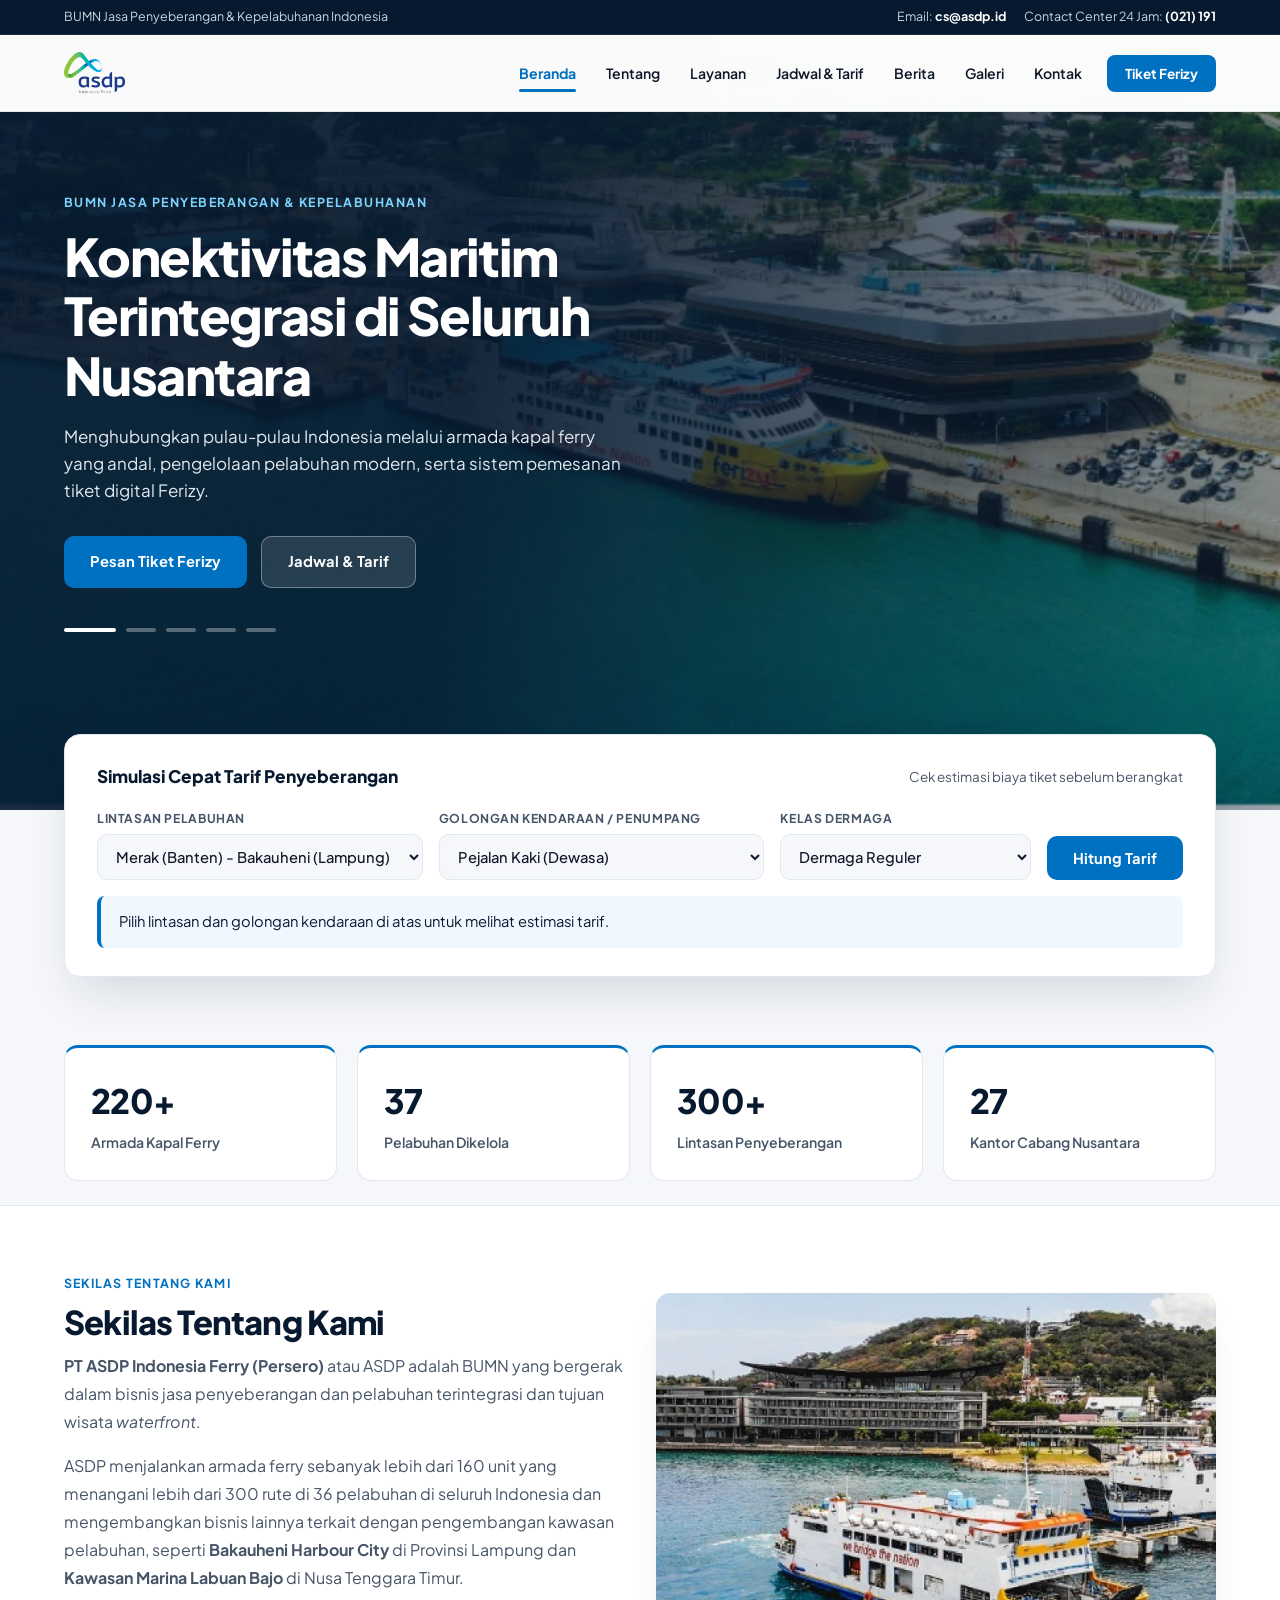
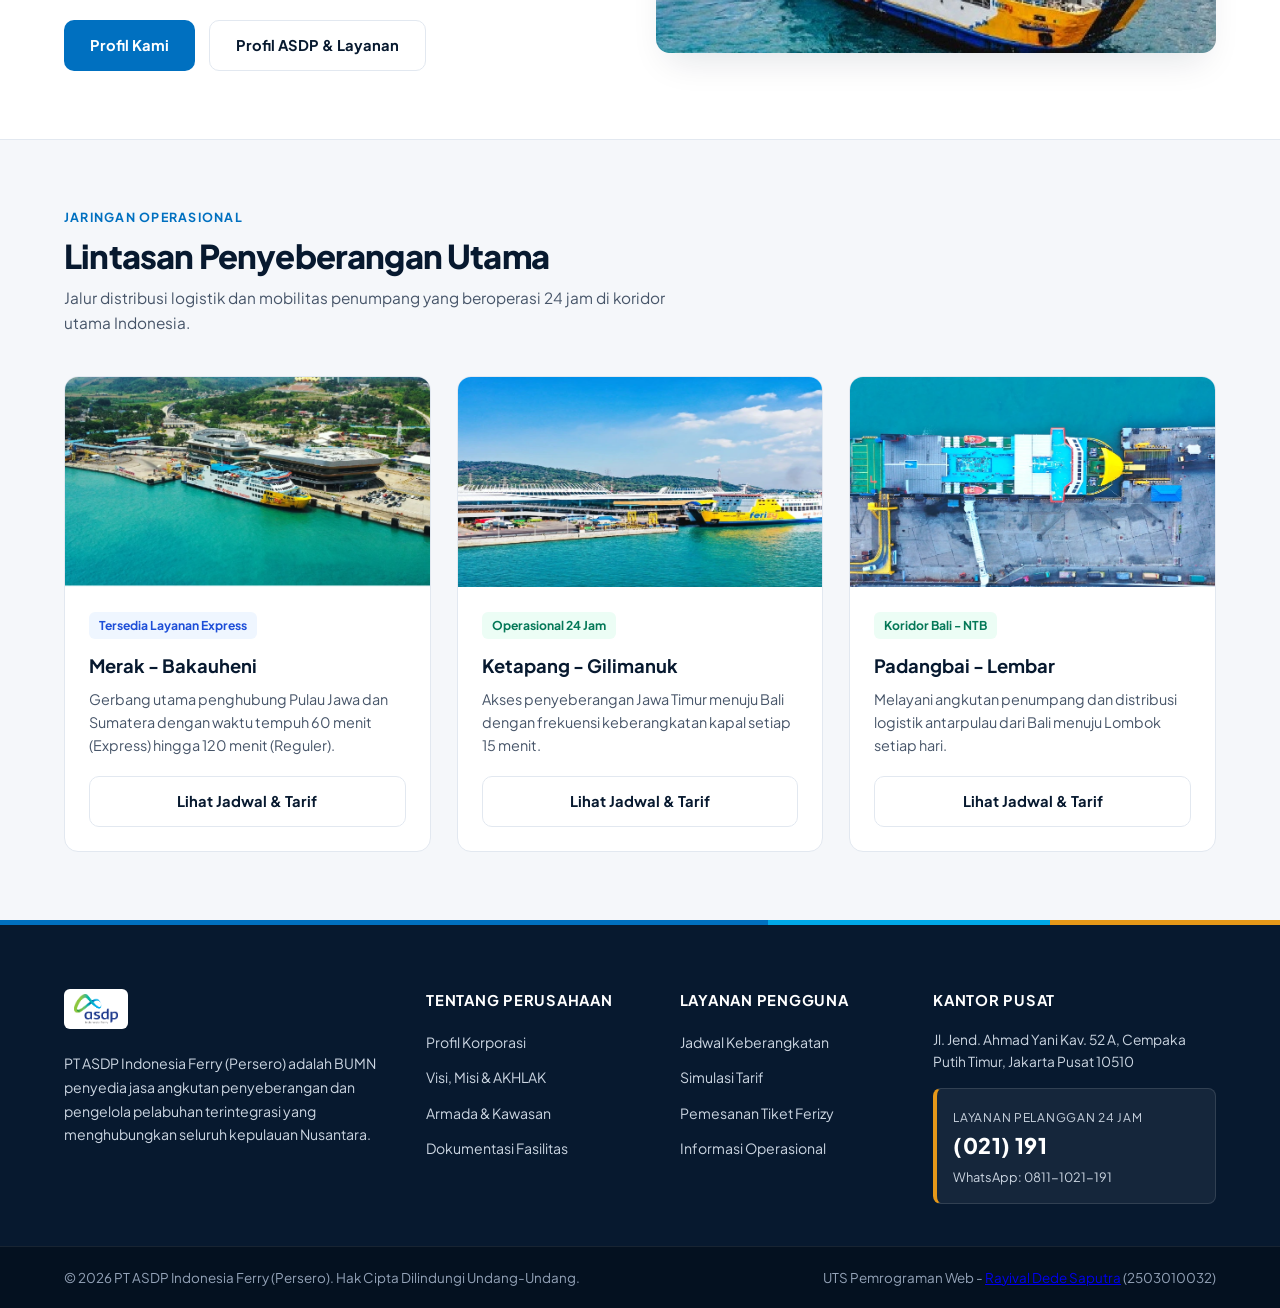
<file: index.html>
<!DOCTYPE html>
<html lang="id">
<head>
  <meta charset="UTF-8" />
  <meta name="viewport" content="width=device-width, initial-scale=1.0" />
  <title>PT ASDP Indonesia Ferry (Persero) - Redesign by Rayival</title>
  <link rel="icon" type="image/webp" href="assets/logo.webp" />
  <link rel="stylesheet" href="css/style.css" />
</head>
<body>

  <!-- HEADER -->
  <div id="rayival_header_placeholder"></div>

  <!-- SLIDESHOW -->
  <section id="rayival_hero">
    <div class="rayival_hero_slides">
      <div class="rayival_hero_slide rayival_slide_active" style="background-image: url('assets/home1.webp');"></div>
      <div class="rayival_hero_slide" style="background-image: url('assets/home2.webp');"></div>
      <div class="rayival_hero_slide" style="background-image: url('assets/home3.webp');"></div>
      <div class="rayival_hero_slide" style="background-image: url('assets/home4.webp');"></div>
      <div class="rayival_hero_slide" style="background-image: url('assets/home5.webp');"></div>
    </div>
    <div class="rayival_hero_overlay"></div>

    <div class="rayival_container">
      <div class="rayival_hero_inner">
        <span class="rayival_hero_kicker">BUMN Jasa Penyeberangan & Kepelabuhanan</span>
        <h1 class="rayival_hero_title">Konektivitas Maritim Terintegrasi di Seluruh Nusantara</h1>
        <p class="rayival_hero_desc">
          Menghubungkan pulau-pulau Indonesia melalui armada kapal ferry yang andal, pengelolaan pelabuhan modern, serta sistem pemesanan tiket digital Ferizy.
        </p>
        <div class="rayival_btn_group">
          <a href="pemesanan.html" class="rayival_btn rayival_btn_primary">Pesan Tiket Ferizy</a>
          <a href="jadwal-tarif.html" class="rayival_btn rayival_btn_glass">Jadwal & Tarif</a>
        </div>

        <div class="rayival_slide_dots" aria-label="Navigasi Slide">
          <button class="rayival_slide_dot rayival_dot_active" data-slide="0" aria-label="Slide 1"></button>
          <button class="rayival_slide_dot" data-slide="1" aria-label="Slide 2"></button>
          <button class="rayival_slide_dot" data-slide="2" aria-label="Slide 3"></button>
          <button class="rayival_slide_dot" data-slide="3" aria-label="Slide 4"></button>
          <button class="rayival_slide_dot" data-slide="4" aria-label="Slide 5"></button>
        </div>
      </div>
    </div>
  </section>

  <!-- FLOATING SIMULASI TARIF HORIZONTAL -->
  <div class="rayival_container rayival_floating_wrap">
    <div class="rayival_floating_card">
      <div class="rayival_bar_top">
        <h2 class="rayival_bar_title">Simulasi Cepat Tarif Penyeberangan</h2>
        <span class="rayival_subtitle" style="font-size:0.84rem;">Cek estimasi biaya tiket sebelum berangkat</span>
      </div>

      <div class="rayival_bar_grid">
        <div>
          <label class="rayival_label" for="rayival_pilih_rute">Lintasan Pelabuhan</label>
          <select id="rayival_pilih_rute" class="rayival_select">
            <option value="merak-bakauheni">Merak (Banten) - Bakauheni (Lampung)</option>
            <option value="ketapang-gilimanuk">Ketapang (Jawa) - Gilimanuk (Bali)</option>
            <option value="padangbai-lembar">Padangbai (Bali) - Lembar (Lombok)</option>
            <option value="kayangan-pototano">Kayangan (Lombok) - Pototano (Sumbawa)</option>
          </select>
        </div>

        <div>
          <label class="rayival_label" for="rayival_pilih_golongan">Golongan Kendaraan / Penumpang</label>
          <select id="rayival_pilih_golongan" class="rayival_select">
            <option value="kaki">Pejalan Kaki (Dewasa)</option>
            <option value="motor">Golongan II - Sepeda Motor (&lt;500cc)</option>
            <option value="mobil">Golongan IVA - Mobil Penumpang</option>
            <option value="truk">Golongan VIB - Truk Barang Sedang</option>
          </select>
        </div>

        <div>
          <label class="rayival_label" for="rayival_pilih_layanan">Kelas Dermaga</label>
          <select id="rayival_pilih_layanan" class="rayival_select">
            <option value="reguler">Dermaga Reguler</option>
            <option value="express">Dermaga Express</option>
          </select>
        </div>

        <button id="rayival_btn_hitung_tarif" class="rayival_btn rayival_btn_primary">Hitung Tarif</button>
      </div>

      <div id="rayival_hasil_tarif" class="rayival_result_box">
        Pilih lintasan dan golongan kendaraan di atas untuk melihat estimasi tarif.
      </div>
    </div>
  </div>

  <!-- STATISTIK -->
  <section class="rayival_section" style="padding-top: 12px; padding-bottom: 24px;">
    <div class="rayival_container">
      <div class="rayival_grid_4">
        <div class="rayival_stat_card">
          <div class="rayival_stat_num">220+</div>
          <div class="rayival_stat_label">Armada Kapal Ferry</div>
        </div>
        <div class="rayival_stat_card">
          <div class="rayival_stat_num">37</div>
          <div class="rayival_stat_label">Pelabuhan Dikelola</div>
        </div>
        <div class="rayival_stat_card">
          <div class="rayival_stat_num">300+</div>
          <div class="rayival_stat_label">Lintasan Penyeberangan</div>
        </div>
        <div class="rayival_stat_card">
          <div class="rayival_stat_num">27</div>
          <div class="rayival_stat_label">Kantor Cabang Nusantara</div>
        </div>
      </div>
    </div>
  </section>

  <!-- SEKILAS TENTANG KAMI -->
  <section class="rayival_section_alt">
    <div class="rayival_container rayival_grid_2" style="align-items: center;">
      <div>
        <span class="rayival_eyebrow">SEKILAS TENTANG KAMI</span>
        <h2 class="rayival_title">Sekilas Tentang Kami</h2>
        <p style="color: var(--rayival-muted); margin-bottom: 16px; line-height: 1.75;">
          <strong>PT ASDP Indonesia Ferry (Persero)</strong> atau ASDP adalah BUMN yang bergerak dalam bisnis jasa penyeberangan dan pelabuhan terintegrasi dan tujuan wisata <em>waterfront</em>.
        </p>
        <p style="color: var(--rayival-muted); margin-bottom: 28px; line-height: 1.75;">
          ASDP menjalankan armada ferry sebanyak lebih dari 160 unit yang menangani lebih dari 300 rute di 36 pelabuhan di seluruh Indonesia dan mengembangkan bisnis lainnya terkait dengan pengembangan kawasan pelabuhan, seperti <strong>Bakauheni Harbour City</strong> di Provinsi Lampung dan <strong>Kawasan Marina Labuan Bajo</strong> di Nusa Tenggara Timur.
        </p>
        <div class="rayival_btn_group">
          <a href="tentang.html" class="rayival_btn rayival_btn_primary">Profil Kami</a>
          <a href="layanan.html" class="rayival_btn rayival_btn_outline">Profil ASDP &amp; Layanan</a>
        </div>
      </div>

      <div>
        <img
          src="assets/home4.webp"
          alt="Profil PT ASDP Indonesia Ferry (Persero)"
          style="width: 100%; height: 360px; object-fit: cover; border-radius: var(--rayival-radius); box-shadow: var(--rayival-shadow); display: block;"
        />
      </div>
    </div>
  </section>

  <!-- LINTASAN POPULER -->
  <section class="rayival_section">
    <div class="rayival_container">
      <div class="rayival_section_header">
        <span class="rayival_eyebrow">Jaringan Operasional</span>
        <h2 class="rayival_title">Lintasan Penyeberangan Utama</h2>
        <p class="rayival_subtitle">Jalur distribusi logistik dan mobilitas penumpang yang beroperasi 24 jam di koridor utama Indonesia.</p>
      </div>

      <div class="rayival_grid_3">
        <div class="rayival_card">
          <img src="assets/home1.webp" alt="Merak Bakauheni" class="rayival_card_img" />
          <div class="rayival_card_body">
            <span class="rayival_pill rayival_pill_blue">Tersedia Layanan Express</span>
            <h3 style="margin:12px 0 8px; color:var(--rayival-navy); font-size:1.15rem;">Merak - Bakauheni</h3>
            <p class="rayival_subtitle" style="font-size:0.9rem; margin-bottom:18px;">Gerbang utama penghubung Pulau Jawa dan Sumatera dengan waktu tempuh 60 menit (Express) hingga 120 menit (Reguler).</p>
            <a href="jadwal-tarif.html" class="rayival_btn rayival_btn_outline" style="width:100%;">Lihat Jadwal & Tarif</a>
          </div>
        </div>

        <div class="rayival_card">
          <img src="assets/home2.webp" alt="Ketapang Gilimanuk" class="rayival_card_img" />
          <div class="rayival_card_body">
            <span class="rayival_pill rayival_pill_green">Operasional 24 Jam</span>
            <h3 style="margin:12px 0 8px; color:var(--rayival-navy); font-size:1.15rem;">Ketapang - Gilimanuk</h3>
            <p class="rayival_subtitle" style="font-size:0.9rem; margin-bottom:18px;">Akses penyeberangan Jawa Timur menuju Bali dengan frekuensi keberangkatan kapal setiap 15 menit.</p>
            <a href="jadwal-tarif.html" class="rayival_btn rayival_btn_outline" style="width:100%;">Lihat Jadwal & Tarif</a>
          </div>
        </div>

        <div class="rayival_card">
          <img src="assets/home3.webp" alt="Padangbai Lembar" class="rayival_card_img" />
          <div class="rayival_card_body">
            <span class="rayival_pill rayival_pill_green">Koridor Bali - NTB</span>
            <h3 style="margin:12px 0 8px; color:var(--rayival-navy); font-size:1.15rem;">Padangbai - Lembar</h3>
            <p class="rayival_subtitle" style="font-size:0.9rem; margin-bottom:18px;">Melayani angkutan penumpang dan distribusi logistik antarpulau dari Bali menuju Lombok setiap hari.</p>
            <a href="jadwal-tarif.html" class="rayival_btn rayival_btn_outline" style="width:100%;">Lihat Jadwal & Tarif</a>
          </div>
        </div>
      </div>
    </div>
  </section>

  <!-- FOOTER -->
  <div id="rayival_footer_placeholder"></div>

  <script src="js/script.js"></script>
</body>
</html>
</file>
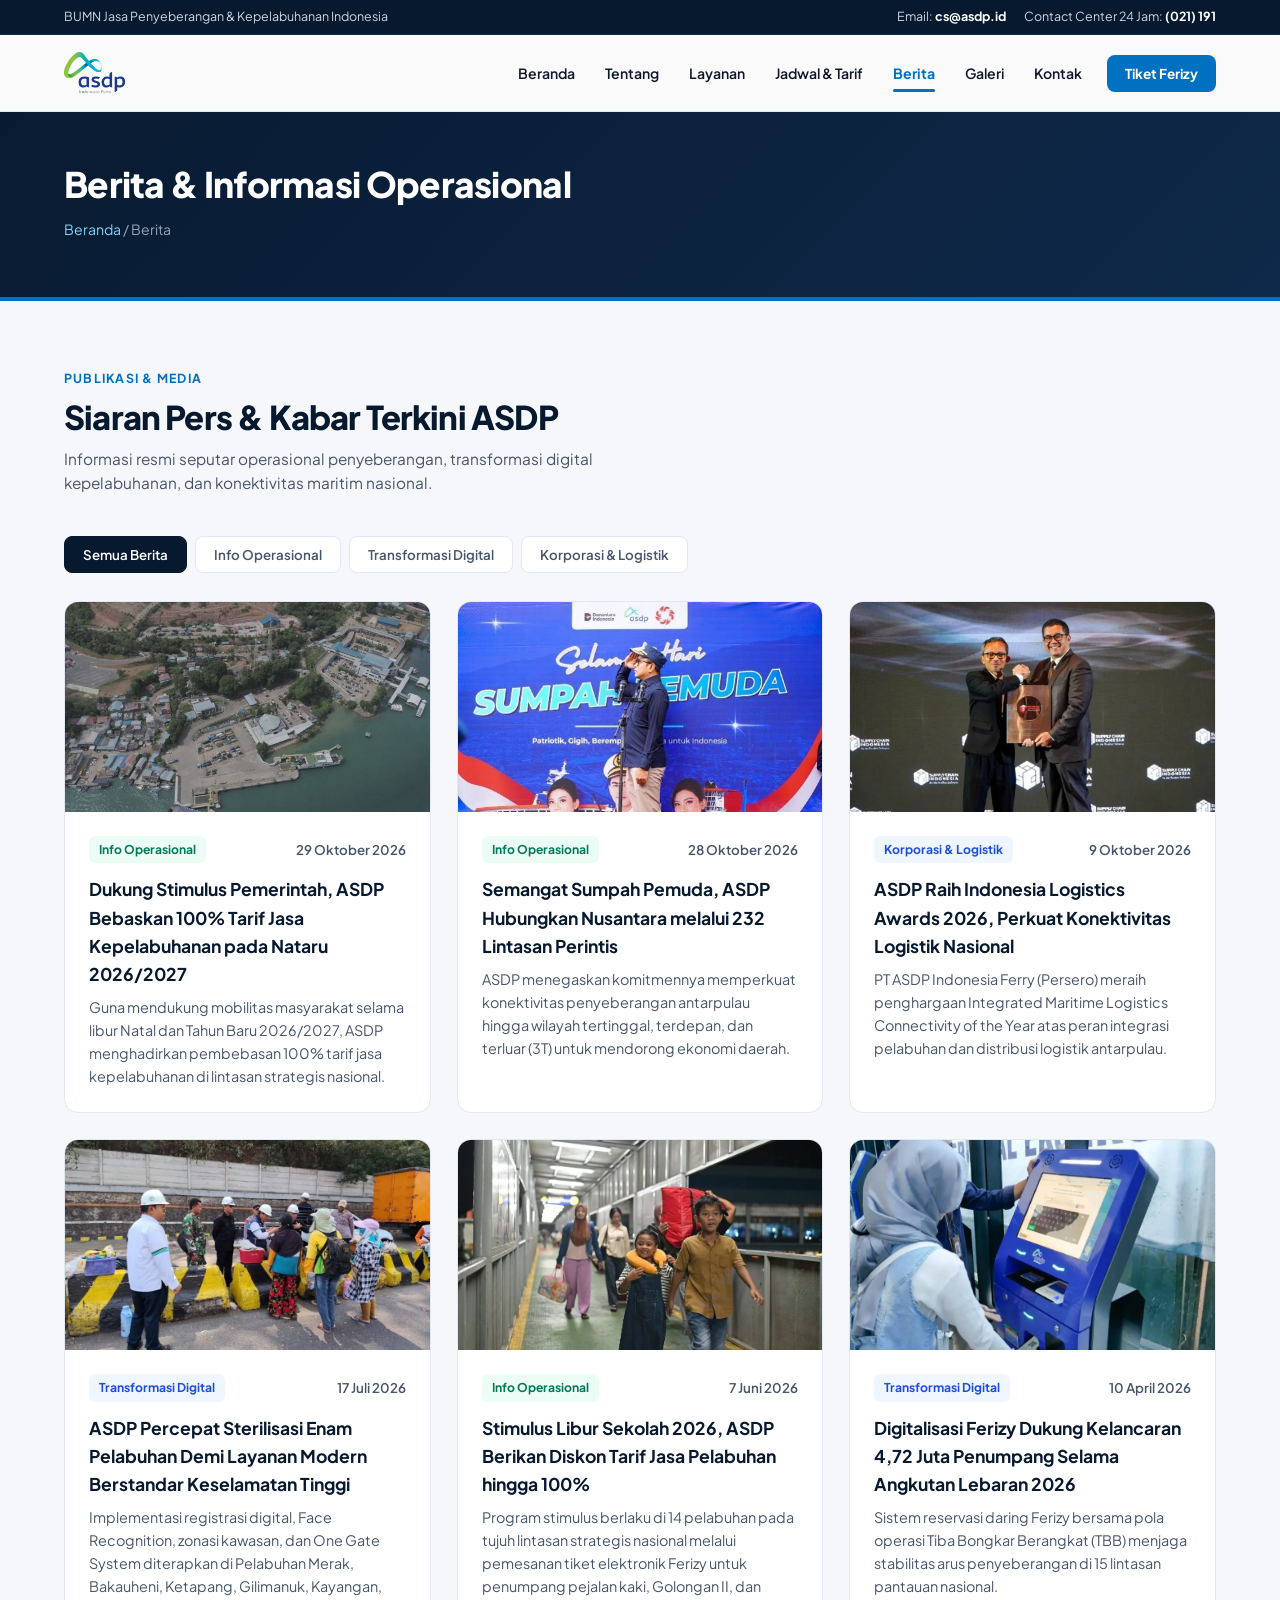
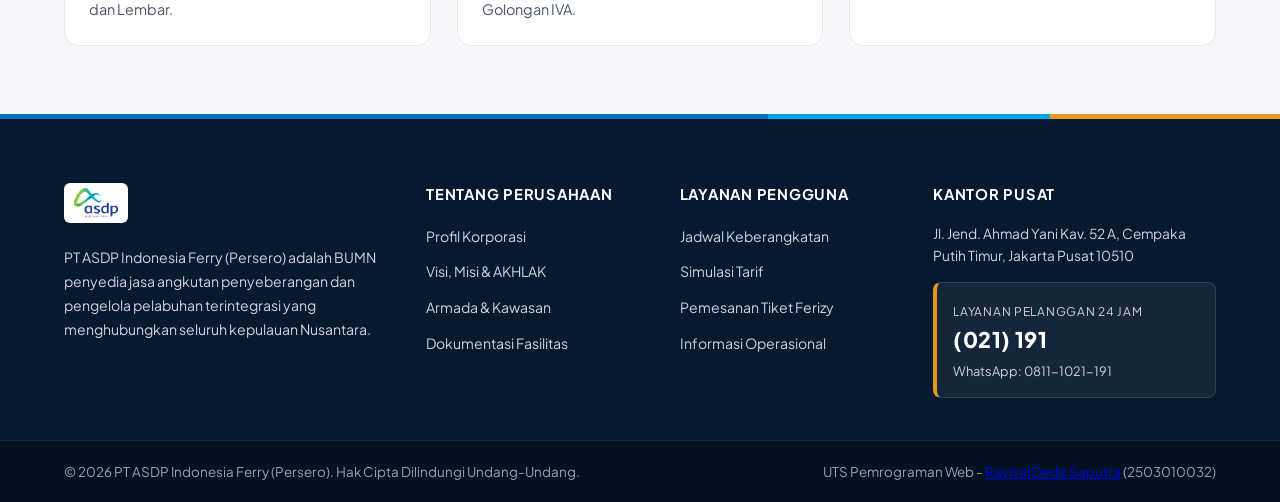
<file: berita.html>
<!DOCTYPE html>
<html lang="id">
<head>
  <meta charset="UTF-8" />
  <meta name="viewport" content="width=device-width, initial-scale=1.0" />
  <title>Berita &amp; Pengumuman - PT ASDP Indonesia Ferry (Persero)</title>
  <link rel="icon" type="image/webp" href="assets/logo.webp" />
  <link rel="stylesheet" href="css/style.css" />
</head>
<body>

  <!-- Header -->
  <div id="rayival_header_placeholder"></div>

  <section class="rayival_page_banner">
    <div class="rayival_container">
      <h1>Berita &amp; Informasi Operasional</h1>
      <p class="rayival_breadcrumb"><a href="index.html">Beranda</a> / Berita</p>
    </div>
  </section>

  <section class="rayival_section">
    <div class="rayival_container">
      <div class="rayival_section_header">
        <span class="rayival_eyebrow">Publikasi &amp; Media</span>
        <h2 class="rayival_title">Siaran Pers &amp; Kabar Terkini ASDP</h2>
        <p class="rayival_subtitle">Informasi resmi seputar operasional penyeberangan, transformasi digital kepelabuhanan, dan konektivitas maritim nasional.</p>
      </div>

      <div class="rayival_filter_bar">
        <button class="rayival_filter_btn rayival_active_filter" data-filter="all">Semua Berita</button>
        <button class="rayival_filter_btn" data-filter="operasional">Info Operasional</button>
        <button class="rayival_filter_btn" data-filter="digital">Transformasi Digital</button>
        <button class="rayival_filter_btn" data-filter="korporasi">Korporasi &amp; Logistik</button>
      </div>

      <div class="rayival_grid_3">
        <article class="rayival_card rayival_berita_card" data-category="operasional">
          <img src="assets/berita/bebasTarif.webp" alt="Stimulus Tarif Jasa Kepelabuhanan Nataru 2026/2027" class="rayival_card_img" />
          <div class="rayival_card_body">
            <div style="display: flex; justify-content: space-between; align-items: center; gap: 8px; flex-wrap: wrap;">
              <span class="rayival_pill rayival_pill_green">Info Operasional</span>
              <small style="color: var(--rayival-muted); font-weight: 600;">29 Oktober 2026</small>
            </div>
            <h3 style="margin: 12px 0 8px; color: var(--rayival-navy); font-size: 1.1rem;">Dukung Stimulus Pemerintah, ASDP Bebaskan 100% Tarif Jasa Kepelabuhanan pada Nataru 2026/2027</h3>
            <p class="rayival_subtitle" style="font-size: 0.9rem;">
              Guna mendukung mobilitas masyarakat selama libur Natal dan Tahun Baru 2026/2027, ASDP menghadirkan pembebasan 100% tarif jasa kepelabuhanan di lintasan strategis nasional.
            </p>
          </div>
        </article>

        <article class="rayival_card rayival_berita_card" data-category="operasional">
          <img src="assets/berita/sumpahPemuda.webp" alt="Konektivitas Lintasan Perintis ASDP" class="rayival_card_img" />
          <div class="rayival_card_body">
            <div style="display: flex; justify-content: space-between; align-items: center; gap: 8px; flex-wrap: wrap;">
              <span class="rayival_pill rayival_pill_green">Info Operasional</span>
              <small style="color: var(--rayival-muted); font-weight: 600;">28 Oktober 2026</small>
            </div>
            <h3 style="margin: 12px 0 8px; color: var(--rayival-navy); font-size: 1.1rem;">Semangat Sumpah Pemuda, ASDP Hubungkan Nusantara melalui 232 Lintasan Perintis</h3>
            <p class="rayival_subtitle" style="font-size: 0.9rem;">
              ASDP menegaskan komitmennya memperkuat konektivitas penyeberangan antarpulau hingga wilayah tertinggal, terdepan, dan terluar (3T) untuk mendorong ekonomi daerah.
            </p>
          </div>
        </article>

        <article class="rayival_card rayival_berita_card" data-category="korporasi">
          <img src="assets/berita/logistikAwards.webp" alt="Indonesia Logistics Awards 2026" class="rayival_card_img" />
          <div class="rayival_card_body">
            <div style="display: flex; justify-content: space-between; align-items: center; gap: 8px; flex-wrap: wrap;">
              <span class="rayival_pill rayival_pill_blue">Korporasi &amp; Logistik</span>
              <small style="color: var(--rayival-muted); font-weight: 600;">9 Oktober 2026</small>
            </div>
            <h3 style="margin: 12px 0 8px; color: var(--rayival-navy); font-size: 1.1rem;">ASDP Raih Indonesia Logistics Awards 2026, Perkuat Konektivitas Logistik Nasional</h3>
            <p class="rayival_subtitle" style="font-size: 0.9rem;">
              PT ASDP Indonesia Ferry (Persero) meraih penghargaan Integrated Maritime Logistics Connectivity of the Year atas peran integrasi pelabuhan dan distribusi logistik antarpulau.
            </p>
          </div>
        </article>

        <article class="rayival_card rayival_berita_card" data-category="digital">
          <img src="assets/berita/steril.webp" alt="Sterilisasi Enam Pelabuhan ASDP" class="rayival_card_img" />
          <div class="rayival_card_body">
            <div style="display: flex; justify-content: space-between; align-items: center; gap: 8px; flex-wrap: wrap;">
              <span class="rayival_pill rayival_pill_blue">Transformasi Digital</span>
              <small style="color: var(--rayival-muted); font-weight: 600;">17 Juli 2026</small>
            </div>
            <h3 style="margin: 12px 0 8px; color: var(--rayival-navy); font-size: 1.1rem;">ASDP Percepat Sterilisasi Enam Pelabuhan Demi Layanan Modern Berstandar Keselamatan Tinggi</h3>
            <p class="rayival_subtitle" style="font-size: 0.9rem;">
              Implementasi registrasi digital, Face Recognition, zonasi kawasan, dan One Gate System diterapkan di Pelabuhan Merak, Bakauheni, Ketapang, Gilimanuk, Kayangan, dan Lembar.
            </p>
          </div>
        </article>

        <article class="rayival_card rayival_berita_card" data-category="operasional">
          <img src="assets/berita/stimulus.webp" alt="Stimulus Libur Sekolah 2026 ASDP" class="rayival_card_img" />
          <div class="rayival_card_body">
            <div style="display: flex; justify-content: space-between; align-items: center; gap: 8px; flex-wrap: wrap;">
              <span class="rayival_pill rayival_pill_green">Info Operasional</span>
              <small style="color: var(--rayival-muted); font-weight: 600;">7 Juni 2026</small>
            </div>
            <h3 style="margin: 12px 0 8px; color: var(--rayival-navy); font-size: 1.1rem;">Stimulus Libur Sekolah 2026, ASDP Berikan Diskon Tarif Jasa Pelabuhan hingga 100%</h3>
            <p class="rayival_subtitle" style="font-size: 0.9rem;">
              Program stimulus berlaku di 14 pelabuhan pada tujuh lintasan strategis nasional melalui pemesanan tiket elektronik Ferizy untuk penumpang pejalan kaki, Golongan II, dan Golongan IVA.
            </p>
          </div>
        </article>

        <article class="rayival_card rayival_berita_card" data-category="digital">
          <img src="assets/berita/pelangganFerizy.webp" alt="Evaluasi Digitalisasi Ferizy Mudik 2026" class="rayival_card_img" />
          <div class="rayival_card_body">
            <div style="display: flex; justify-content: space-between; align-items: center; gap: 8px; flex-wrap: wrap;">
              <span class="rayival_pill rayival_pill_blue">Transformasi Digital</span>
              <small style="color: var(--rayival-muted); font-weight: 600;">10 April 2026</small>
            </div>
            <h3 style="margin: 12px 0 8px; color: var(--rayival-navy); font-size: 1.1rem;">Digitalisasi Ferizy Dukung Kelancaran 4,72 Juta Penumpang Selama Angkutan Lebaran 2026</h3>
            <p class="rayival_subtitle" style="font-size: 0.9rem;">
              Sistem reservasi daring Ferizy bersama pola operasi Tiba Bongkar Berangkat (TBB) menjaga stabilitas arus penyeberangan di 15 lintasan pantauan nasional.
            </p>
          </div>
        </article>
      </div>
    </div>
  </section>

  <!-- Footer -->
  <div id="rayival_footer_placeholder"></div>

  <script src="js/script.js"></script>
</body>
</html>
</file>
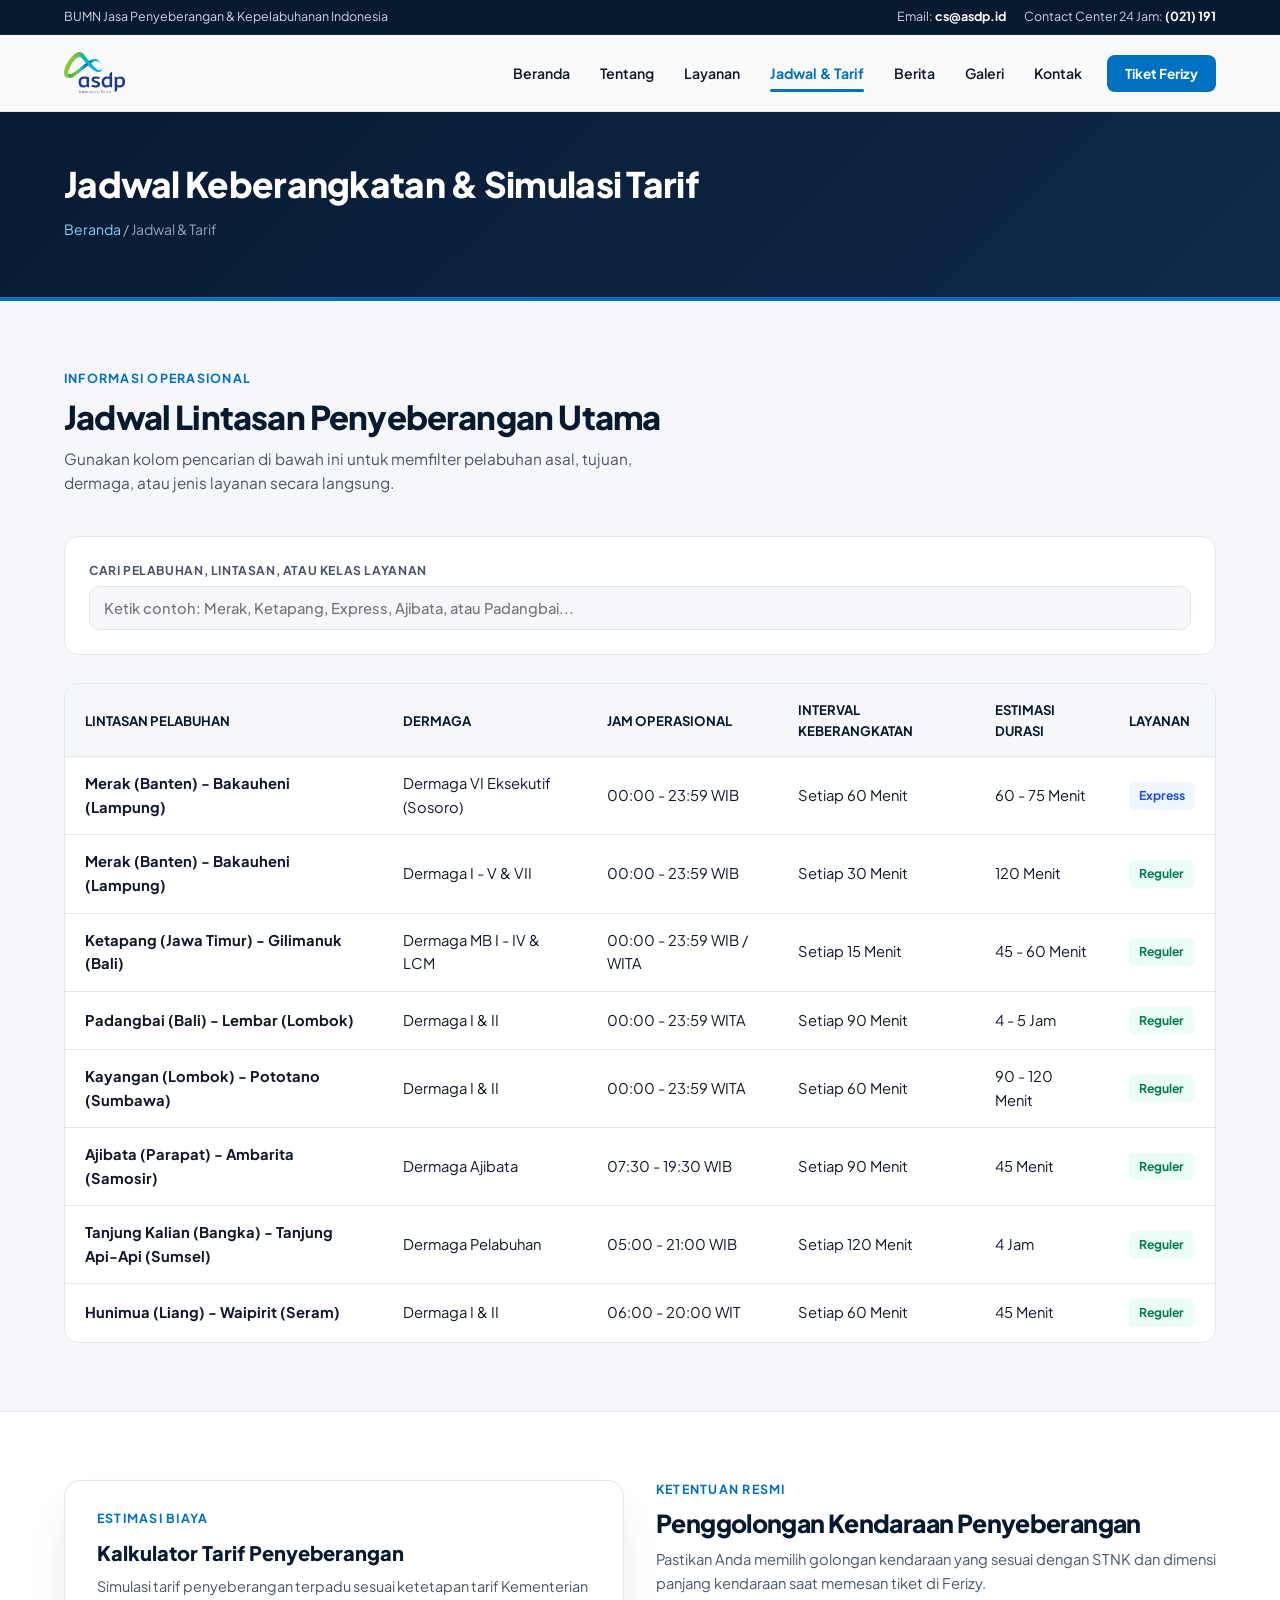
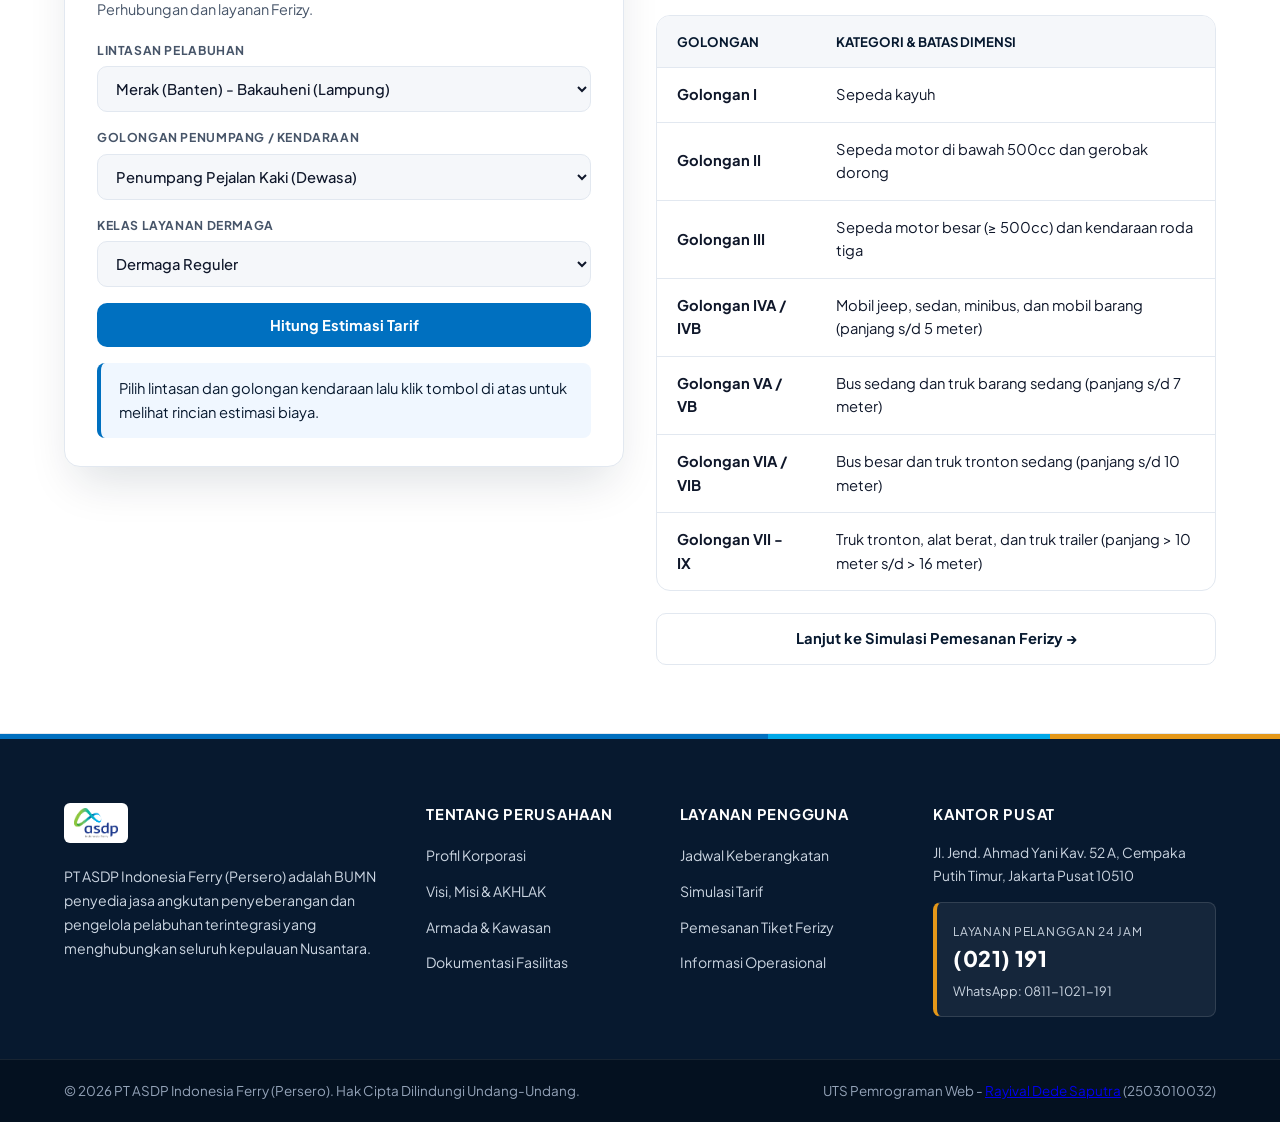
<file: jadwal-tarif.html>
<!DOCTYPE html>
<html lang="id">
<head>
  <meta charset="UTF-8" />
  <meta name="viewport" content="width=device-width, initial-scale=1.0" />
  <title>Jadwal &amp; Tarif - PT ASDP Indonesia Ferry (Persero)</title>
  <link rel="icon" type="image/webp" href="assets/logo.webp" />
  <link rel="stylesheet" href="css/style.css" />
</head>
<body>

  <!-- HEADER -->
  <div id="rayival_header_placeholder"></div>

  <!-- BANNER -->
  <section class="rayival_page_banner">
    <div class="rayival_container">
      <h1>Jadwal Keberangkatan &amp; Simulasi Tarif</h1>
      <p class="rayival_breadcrumb"><a href="index.html">Beranda</a> / Jadwal &amp; Tarif</p>
    </div>
  </section>

  <!-- PENCARIAN & TABEL JADWAL LINTASAN -->
  <section class="rayival_section">
    <div class="rayival_container">
      <div class="rayival_section_header">
        <span class="rayival_eyebrow">Informasi Operasional</span>
        <h2 class="rayival_title">Jadwal Lintasan Penyeberangan Utama</h2>
        <p class="rayival_subtitle">Gunakan kolom pencarian di bawah ini untuk memfilter pelabuhan asal, tujuan, dermaga, atau jenis layanan secara langsung.</p>
      </div>

      <!-- SEARCH BAR JADWAL -->
      <div class="rayival_card" style="margin-bottom: 28px;">
        <div class="rayival_card_body">
          <label class="rayival_label" for="rayival_search_jadwal">Cari Pelabuhan, Lintasan, atau Kelas Layanan</label>
          <input type="text" id="rayival_search_jadwal" class="rayival_input" placeholder="Ketik contoh: Merak, Ketapang, Express, Ajibata, atau Padangbai..." />
        </div>
      </div>

      <!-- TABEL JADWAL OPERASIONAL ASDP -->
      <div class="rayival_table_wrap">
        <table class="rayival_table">
          <thead>
            <tr>
              <th>Lintasan Pelabuhan</th>
              <th>Dermaga</th>
              <th>Jam Operasional</th>
              <th>Interval Keberangkatan</th>
              <th>Estimasi Durasi</th>
              <th>Layanan</th>
            </tr>
          </thead>
          <tbody id="rayival_tbody_jadwal">
            <tr>
              <td><strong>Merak (Banten) - Bakauheni (Lampung)</strong></td>
              <td>Dermaga VI Eksekutif (Sosoro)</td>
              <td>00:00 - 23:59 WIB</td>
              <td>Setiap 60 Menit</td>
              <td>60 - 75 Menit</td>
              <td><span class="rayival_pill rayival_pill_blue">Express</span></td>
            </tr>
            <tr>
              <td><strong>Merak (Banten) - Bakauheni (Lampung)</strong></td>
              <td>Dermaga I - V &amp; VII</td>
              <td>00:00 - 23:59 WIB</td>
              <td>Setiap 30 Menit</td>
              <td>120 Menit</td>
              <td><span class="rayival_pill rayival_pill_green">Reguler</span></td>
            </tr>
            <tr>
              <td><strong>Ketapang (Jawa Timur) - Gilimanuk (Bali)</strong></td>
              <td>Dermaga MB I - IV &amp; LCM</td>
              <td>00:00 - 23:59 WIB / WITA</td>
              <td>Setiap 15 Menit</td>
              <td>45 - 60 Menit</td>
              <td><span class="rayival_pill rayival_pill_green">Reguler</span></td>
            </tr>
            <tr>
              <td><strong>Padangbai (Bali) - Lembar (Lombok)</strong></td>
              <td>Dermaga I &amp; II</td>
              <td>00:00 - 23:59 WITA</td>
              <td>Setiap 90 Menit</td>
              <td>4 - 5 Jam</td>
              <td><span class="rayival_pill rayival_pill_green">Reguler</span></td>
            </tr>
            <tr>
              <td><strong>Kayangan (Lombok) - Pototano (Sumbawa)</strong></td>
              <td>Dermaga I &amp; II</td>
              <td>00:00 - 23:59 WITA</td>
              <td>Setiap 60 Menit</td>
              <td>90 - 120 Menit</td>
              <td><span class="rayival_pill rayival_pill_green">Reguler</span></td>
            </tr>
            <tr>
              <td><strong>Ajibata (Parapat) - Ambarita (Samosir)</strong></td>
              <td>Dermaga Ajibata</td>
              <td>07:30 - 19:30 WIB</td>
              <td>Setiap 90 Menit</td>
              <td>45 Menit</td>
              <td><span class="rayival_pill rayival_pill_green">Reguler</span></td>
            </tr>
            <tr>
              <td><strong>Tanjung Kalian (Bangka) - Tanjung Api-Api (Sumsel)</strong></td>
              <td>Dermaga Pelabuhan</td>
              <td>05:00 - 21:00 WIB</td>
              <td>Setiap 120 Menit</td>
              <td>4 Jam</td>
              <td><span class="rayival_pill rayival_pill_green">Reguler</span></td>
            </tr>
            <tr>
              <td><strong>Hunimua (Liang) - Waipirit (Seram)</strong></td>
              <td>Dermaga I &amp; II</td>
              <td>06:00 - 20:00 WIT</td>
              <td>Setiap 60 Menit</td>
              <td>45 Menit</td>
              <td><span class="rayival_pill rayival_pill_green">Reguler</span></td>
            </tr>
          </tbody>
        </table>
      </div>
    </div>
  </section>

  <!-- KALKULATOR SIMULASI TARIF -->
  <section class="rayival_section_alt">
    <div class="rayival_container">
      <div class="rayival_grid_2" style="align-items: start;">
        <!-- FORM -->
        <div class="rayival_widget_card">
          <span class="rayival_eyebrow">Estimasi Biaya</span>
          <h3 class="rayival_widget_title">Kalkulator Tarif Penyeberangan</h3>
          <p class="rayival_subtitle" style="font-size: 0.9rem; margin-bottom: 20px;">
            Simulasi tarif penyeberangan terpadu sesuai ketetapan tarif Kementerian Perhubungan dan layanan Ferizy.
          </p>

          <div class="rayival_form_group">
            <label class="rayival_label" for="rayival_pilih_rute">Lintasan Pelabuhan</label>
            <select id="rayival_pilih_rute" class="rayival_select">
              <option value="merak-bakauheni">Merak (Banten) - Bakauheni (Lampung)</option>
              <option value="ketapang-gilimanuk">Ketapang (Jawa Timur) - Gilimanuk (Bali)</option>
              <option value="padangbai-lembar">Padangbai (Bali) - Lembar (Lombok)</option>
              <option value="kayangan-pototano">Kayangan (Lombok) - Pototano (Sumbawa)</option>
              <option value="ajibata-ambarita">Ajibata (Parapat) - Ambarita (Samosir)</option>
              <option value="tanjungkalian-tanjungapiapi">Tanjung Kalian (Bangka) - Tanjung Api-Api (Sumsel)</option>
              <option value="hunimua-waipirit">Hunimua (Liang) - Waipirit (Seram)</option>
            </select>
          </div>

          <div class="rayival_form_group">
            <label class="rayival_label" for="rayival_pilih_golongan">Golongan Penumpang / Kendaraan</label>
            <select id="rayival_pilih_golongan" class="rayival_select">
              <option value="kaki">Penumpang Pejalan Kaki (Dewasa)</option>
              <option value="motor">Golongan II - Sepeda Motor (&lt; 500cc)</option>
              <option value="mobil">Golongan IVA - Kendaraan Penumpang (&le; 5m)</option>
              <option value="truk">Golongan VIB - Truk Barang Sedang (&le; 10m)</option>
            </select>
          </div>

          <div class="rayival_form_group">
            <label class="rayival_label" for="rayival_pilih_layanan">Kelas Layanan Dermaga</label>
            <select id="rayival_pilih_layanan" class="rayival_select">
              <option value="reguler">Dermaga Reguler</option>
              <option value="express">Dermaga Express (Eksekutif)</option>
            </select>
          </div>

          <button id="rayival_btn_hitung_tarif" class="rayival_btn rayival_btn_primary" style="width: 100%;">Hitung Estimasi Tarif</button>

          <div id="rayival_hasil_tarif" class="rayival_result_box">
            Pilih lintasan dan golongan kendaraan lalu klik tombol di atas untuk melihat rincian estimasi biaya.
          </div>
        </div>

        <!-- TABEL KLASIFIKASI GOLONGAN KENDARAAN ASDP -->
        <div>
          <span class="rayival_eyebrow">Ketentuan Resmi</span>
          <h3 class="rayival_title" style="font-size: 1.55rem;">Penggolongan Kendaraan Penyeberangan</h3>
          <p class="rayival_subtitle" style="font-size: 0.92rem; margin-bottom: 20px;">
            Pastikan Anda memilih golongan kendaraan yang sesuai dengan STNK dan dimensi panjang kendaraan saat memesan tiket di Ferizy.
          </p>

          <div class="rayival_table_wrap">
            <table class="rayival_table">
              <thead>
                <tr>
                  <th>Golongan</th>
                  <th>Kategori &amp; Batas Dimensi</th>
                </tr>
              </thead>
              <tbody>
                <tr>
                  <td><strong>Golongan I</strong></td>
                  <td>Sepeda kayuh</td>
                </tr>
                <tr>
                  <td><strong>Golongan II</strong></td>
                  <td>Sepeda motor di bawah 500cc dan gerobak dorong</td>
                </tr>
                <tr>
                  <td><strong>Golongan III</strong></td>
                  <td>Sepeda motor besar (&ge; 500cc) dan kendaraan roda tiga</td>
                </tr>
                <tr>
                  <td><strong>Golongan IVA / IVB</strong></td>
                  <td>Mobil jeep, sedan, minibus, dan mobil barang (panjang s/d 5 meter)</td>
                </tr>
                <tr>
                  <td><strong>Golongan VA / VB</strong></td>
                  <td>Bus sedang dan truk barang sedang (panjang s/d 7 meter)</td>
                </tr>
                <tr>
                  <td><strong>Golongan VIA / VIB</strong></td>
                  <td>Bus besar dan truk tronton sedang (panjang s/d 10 meter)</td>
                </tr>
                <tr>
                  <td><strong>Golongan VII - IX</strong></td>
                  <td>Truk tronton, alat berat, dan truk trailer (panjang &gt; 10 meter s/d &gt; 16 meter)</td>
                </tr>
              </tbody>
            </table>
          </div>

          <div style="margin-top: 22px;">
            <a href="pemesanan.html" class="rayival_btn rayival_btn_outline" style="width: 100%;">Lanjut ke Simulasi Pemesanan Ferizy &rarr;</a>
          </div>
        </div>
      </div>
    </div>
  </section>

  <!-- FOOTER -->
  <div id="rayival_footer_placeholder"></div>

  <script src="js/script.js"></script>
</body>
</html>
</file>
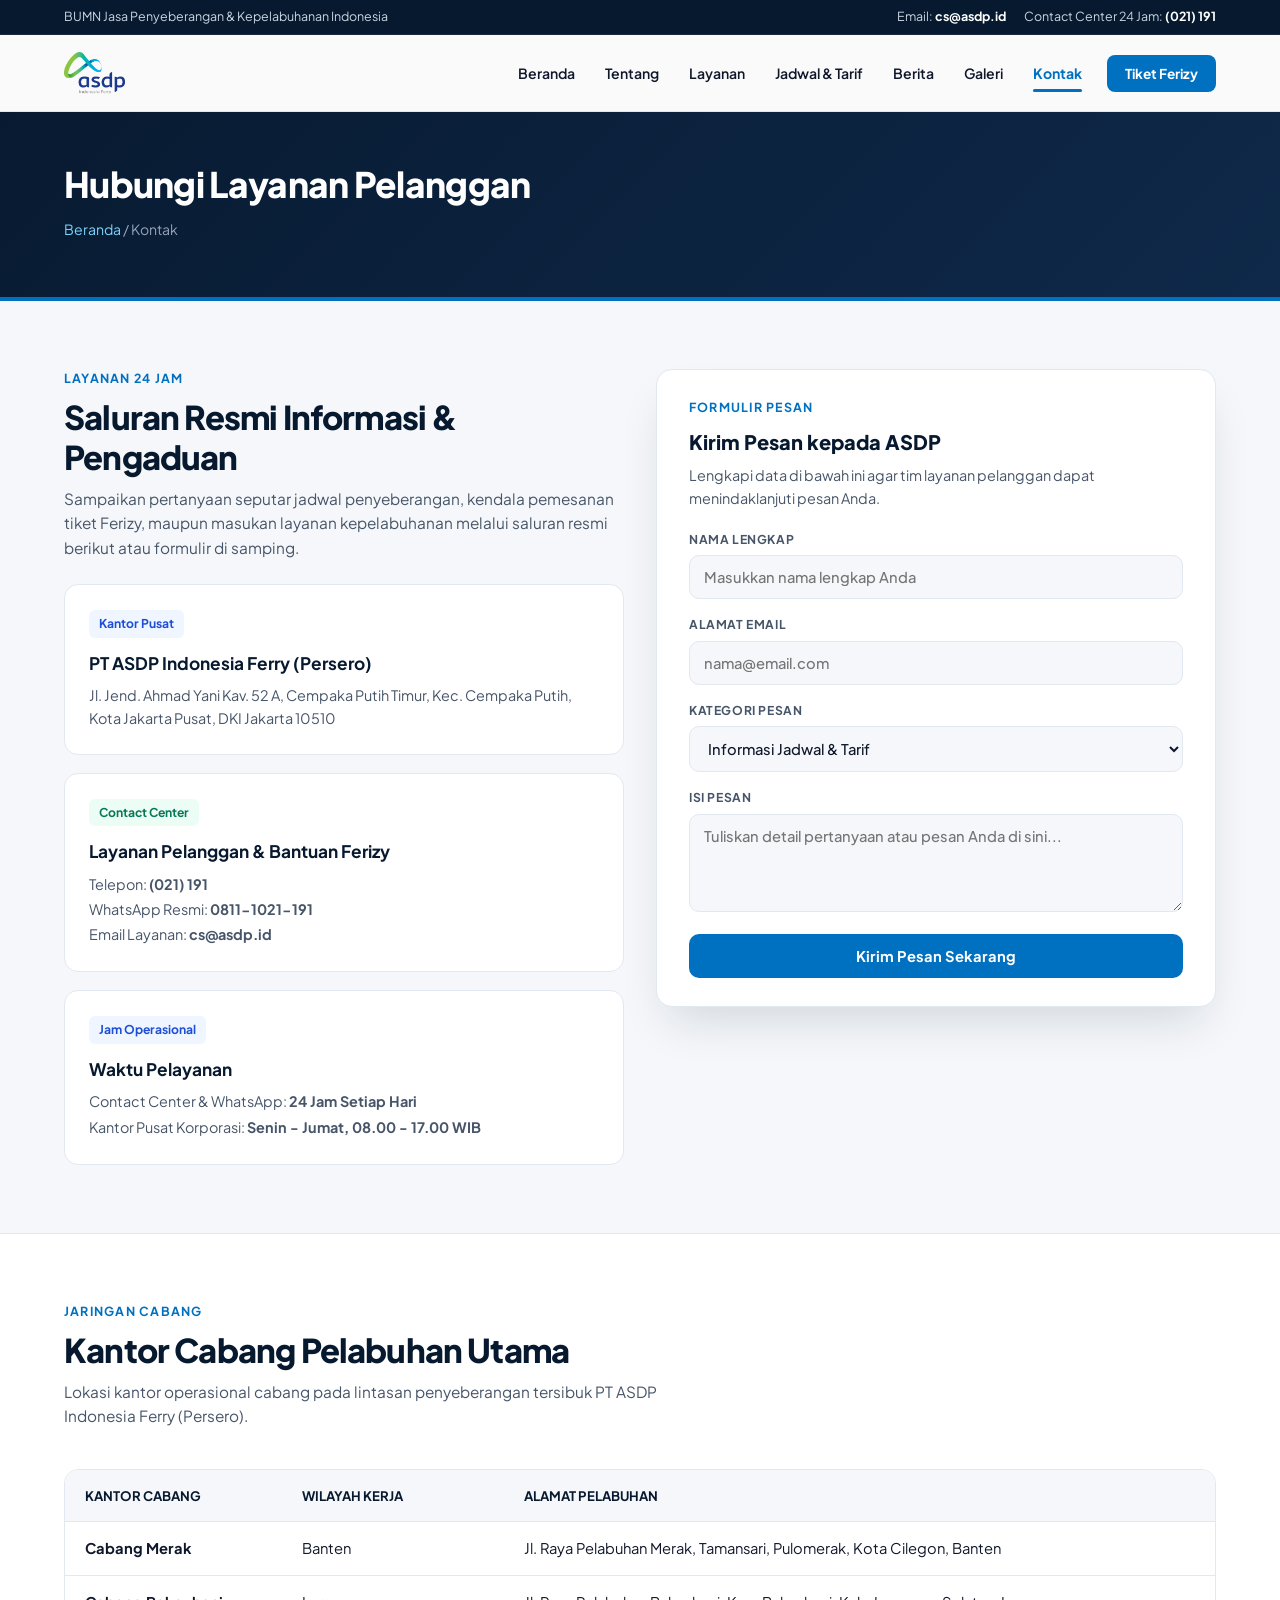
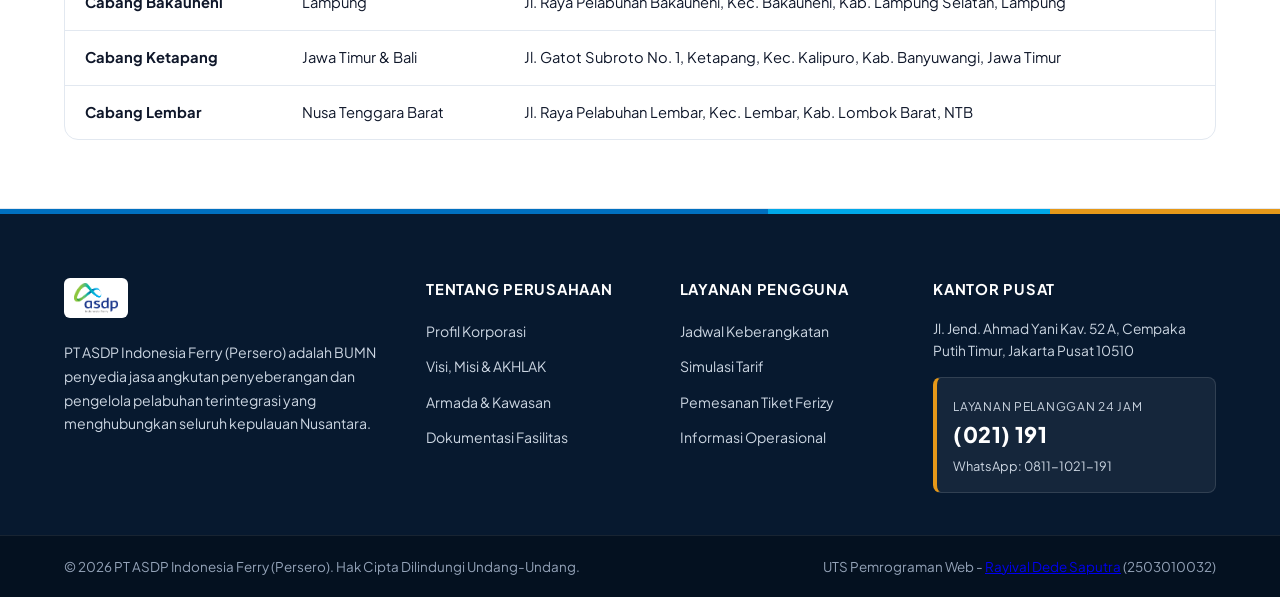
<file: kontak.html>
<!DOCTYPE html>
<html lang="id">
<head>
  <meta charset="UTF-8" />
  <meta name="viewport" content="width=device-width, initial-scale=1.0" />
  <title>Hubungi Kami - PT ASDP Indonesia Ferry (Persero)</title>
  <link rel="icon" type="image/webp" href="assets/logo.webp" />
  <link rel="stylesheet" href="css/style.css" />
</head>
<body>

  <!-- Header -->
  <div id="rayival_header_placeholder"></div>

  <section class="rayival_page_banner">
    <div class="rayival_container">
      <h1>Hubungi Layanan Pelanggan</h1>
      <p class="rayival_breadcrumb"><a href="index.html">Beranda</a> / Kontak</p>
    </div>
  </section>

  <section class="rayival_section">
    <div class="rayival_container rayival_grid_2" style="align-items: start;">
      <div>
        <span class="rayival_eyebrow">Layanan 24 Jam</span>
        <h2 class="rayival_title">Saluran Resmi Informasi &amp; Pengaduan</h2>
        <p class="rayival_subtitle" style="margin-bottom: 24px;">
          Sampaikan pertanyaan seputar jadwal penyeberangan, kendala pemesanan tiket Ferizy, maupun masukan layanan kepelabuhanan melalui saluran resmi berikut atau formulir di samping.
        </p>

        <div class="rayival_card" style="margin-bottom: 18px;">
          <div class="rayival_card_body">
            <span class="rayival_pill rayival_pill_blue">Kantor Pusat</span>
            <h3 style="margin: 12px 0 6px; color: var(--rayival-navy); font-size: 1.08rem;">PT ASDP Indonesia Ferry (Persero)</h3>
            <p class="rayival_subtitle" style="font-size: 0.9rem;">
              Jl. Jend. Ahmad Yani Kav. 52 A, Cempaka Putih Timur, Kec. Cempaka Putih, Kota Jakarta Pusat, DKI Jakarta 10510
            </p>
          </div>
        </div>

        <div class="rayival_card" style="margin-bottom: 18px;">
          <div class="rayival_card_body">
            <span class="rayival_pill rayival_pill_green">Contact Center</span>
            <h3 style="margin: 12px 0 6px; color: var(--rayival-navy); font-size: 1.08rem;">Layanan Pelanggan &amp; Bantuan Ferizy</h3>
            <p class="rayival_subtitle" style="font-size: 0.9rem; line-height: 1.75;">
              Telepon: <strong>(021) 191</strong><br />
              WhatsApp Resmi: <strong>0811-1021-191</strong><br />
              Email Layanan: <strong>cs@asdp.id</strong>
            </p>
          </div>
        </div>

        <div class="rayival_card">
          <div class="rayival_card_body">
            <span class="rayival_pill rayival_pill_blue">Jam Operasional</span>
            <h3 style="margin: 12px 0 6px; color: var(--rayival-navy); font-size: 1.08rem;">Waktu Pelayanan</h3>
            <p class="rayival_subtitle" style="font-size: 0.9rem; line-height: 1.75;">
              Contact Center &amp; WhatsApp: <strong>24 Jam Setiap Hari</strong><br />
              Kantor Pusat Korporasi: <strong>Senin - Jumat, 08.00 - 17.00 WIB</strong>
            </p>
          </div>
        </div>
      </div>

      <div class="rayival_widget_card">
        <span class="rayival_eyebrow">Formulir Pesan</span>
        <h3 class="rayival_widget_title">Kirim Pesan kepada ASDP</h3>
        <p class="rayival_subtitle" style="font-size: 0.9rem; margin-bottom: 20px;">
          Lengkapi data di bawah ini agar tim layanan pelanggan dapat menindaklanjuti pesan Anda.
        </p>

        <form id="rayival_form_kontak">
          <div class="rayival_form_group">
            <label class="rayival_label" for="rayival_kontak_nama">Nama Lengkap</label>
            <input type="text" id="rayival_kontak_nama" class="rayival_input" placeholder="Masukkan nama lengkap Anda" required />
          </div>

          <div class="rayival_form_group">
            <label class="rayival_label" for="rayival_kontak_email">Alamat Email</label>
            <input type="email" id="rayival_kontak_email" class="rayival_input" placeholder="nama@email.com" required />
          </div>

          <div class="rayival_form_group">
            <label class="rayival_label" for="rayival_kontak_subjek">Kategori Pesan</label>
            <select id="rayival_kontak_subjek" class="rayival_select">
              <option value="Informasi Jadwal & Tarif">Informasi Jadwal &amp; Tarif</option>
              <option value="Kendala Tiket Ferizy / Refund">Kendala Tiket Ferizy / Refund</option>
              <option value="Saran & Apresiasi Layanan">Saran &amp; Apresiasi Layanan</option>
              <option value="Kerja Sama Korporasi & Logistik">Kerja Sama Korporasi &amp; Logistik</option>
            </select>
          </div>

          <div class="rayival_form_group">
            <label class="rayival_label" for="rayival_kontak_pesan">Isi Pesan</label>
            <textarea id="rayival_kontak_pesan" rows="4" class="rayival_textarea" placeholder="Tuliskan detail pertanyaan atau pesan Anda di sini..." required></textarea>
          </div>

          <button type="submit" class="rayival_btn rayival_btn_primary" style="width: 100%;">Kirim Pesan Sekarang</button>
        </form>

        <div id="rayival_kontak_alert" class="rayival_alert_success"></div>
      </div>
    </div>
  </section>

  <section class="rayival_section_alt">
    <div class="rayival_container">
      <div class="rayival_section_header">
        <span class="rayival_eyebrow">Jaringan Cabang</span>
        <h2 class="rayival_title">Kantor Cabang Pelabuhan Utama</h2>
        <p class="rayival_subtitle">Lokasi kantor operasional cabang pada lintasan penyeberangan tersibuk PT ASDP Indonesia Ferry (Persero).</p>
      </div>

      <div class="rayival_table_wrap">
        <table class="rayival_table">
          <thead>
            <tr>
              <th>Kantor Cabang</th>
              <th>Wilayah Kerja</th>
              <th>Alamat Pelabuhan</th>
            </tr>
          </thead>
          <tbody>
            <tr>
              <td><strong>Cabang Merak</strong></td>
              <td>Banten</td>
              <td>Jl. Raya Pelabuhan Merak, Tamansari, Pulomerak, Kota Cilegon, Banten</td>
            </tr>
            <tr>
              <td><strong>Cabang Bakauheni</strong></td>
              <td>Lampung</td>
              <td>Jl. Raya Pelabuhan Bakauheni, Kec. Bakauheni, Kab. Lampung Selatan, Lampung</td>
            </tr>
            <tr>
              <td><strong>Cabang Ketapang</strong></td>
              <td>Jawa Timur &amp; Bali</td>
              <td>Jl. Gatot Subroto No. 1, Ketapang, Kec. Kalipuro, Kab. Banyuwangi, Jawa Timur</td>
            </tr>
            <tr>
              <td><strong>Cabang Lembar</strong></td>
              <td>Nusa Tenggara Barat</td>
              <td>Jl. Raya Pelabuhan Lembar, Kec. Lembar, Kab. Lombok Barat, NTB</td>
            </tr>
          </tbody>
        </table>
      </div>
    </div>
  </section>

  <!-- Footer -->
  <div id="rayival_footer_placeholder"></div>

  <script src="js/script.js"></script>
</body>
</html>
</file>
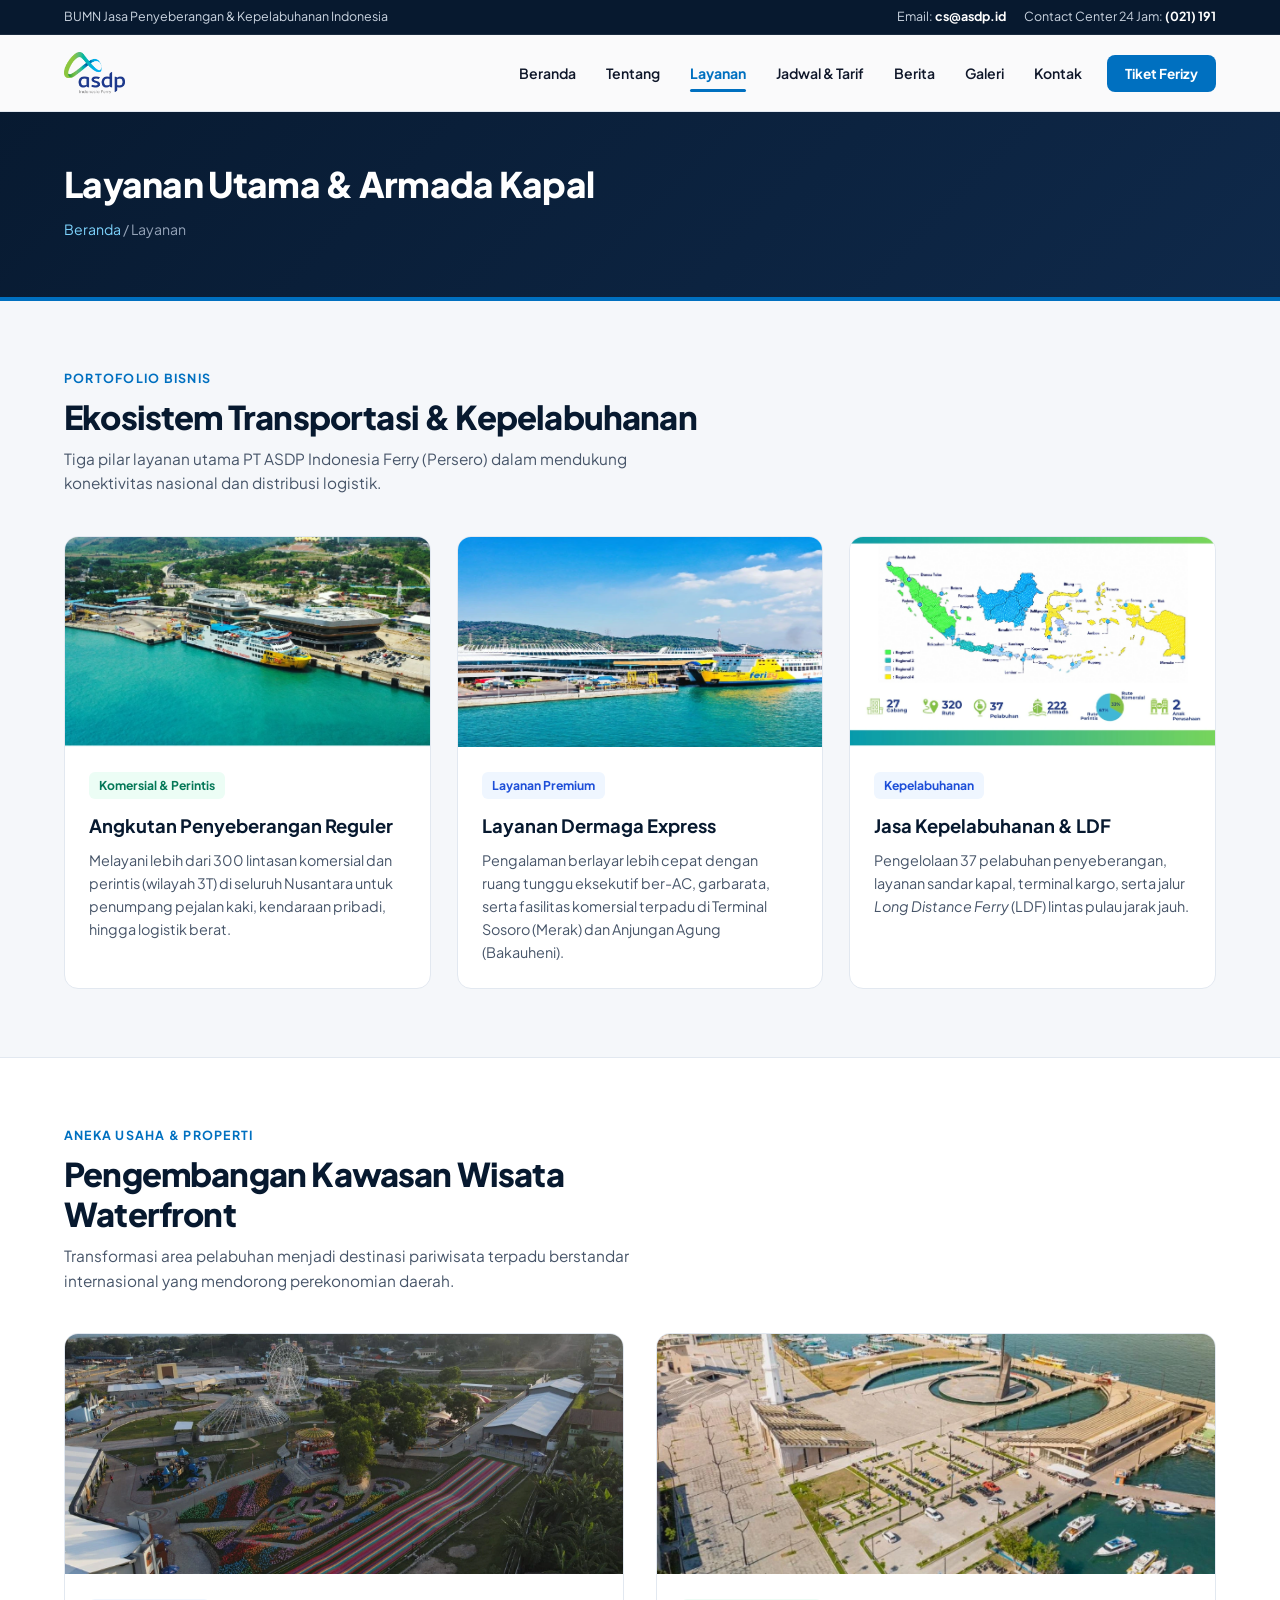
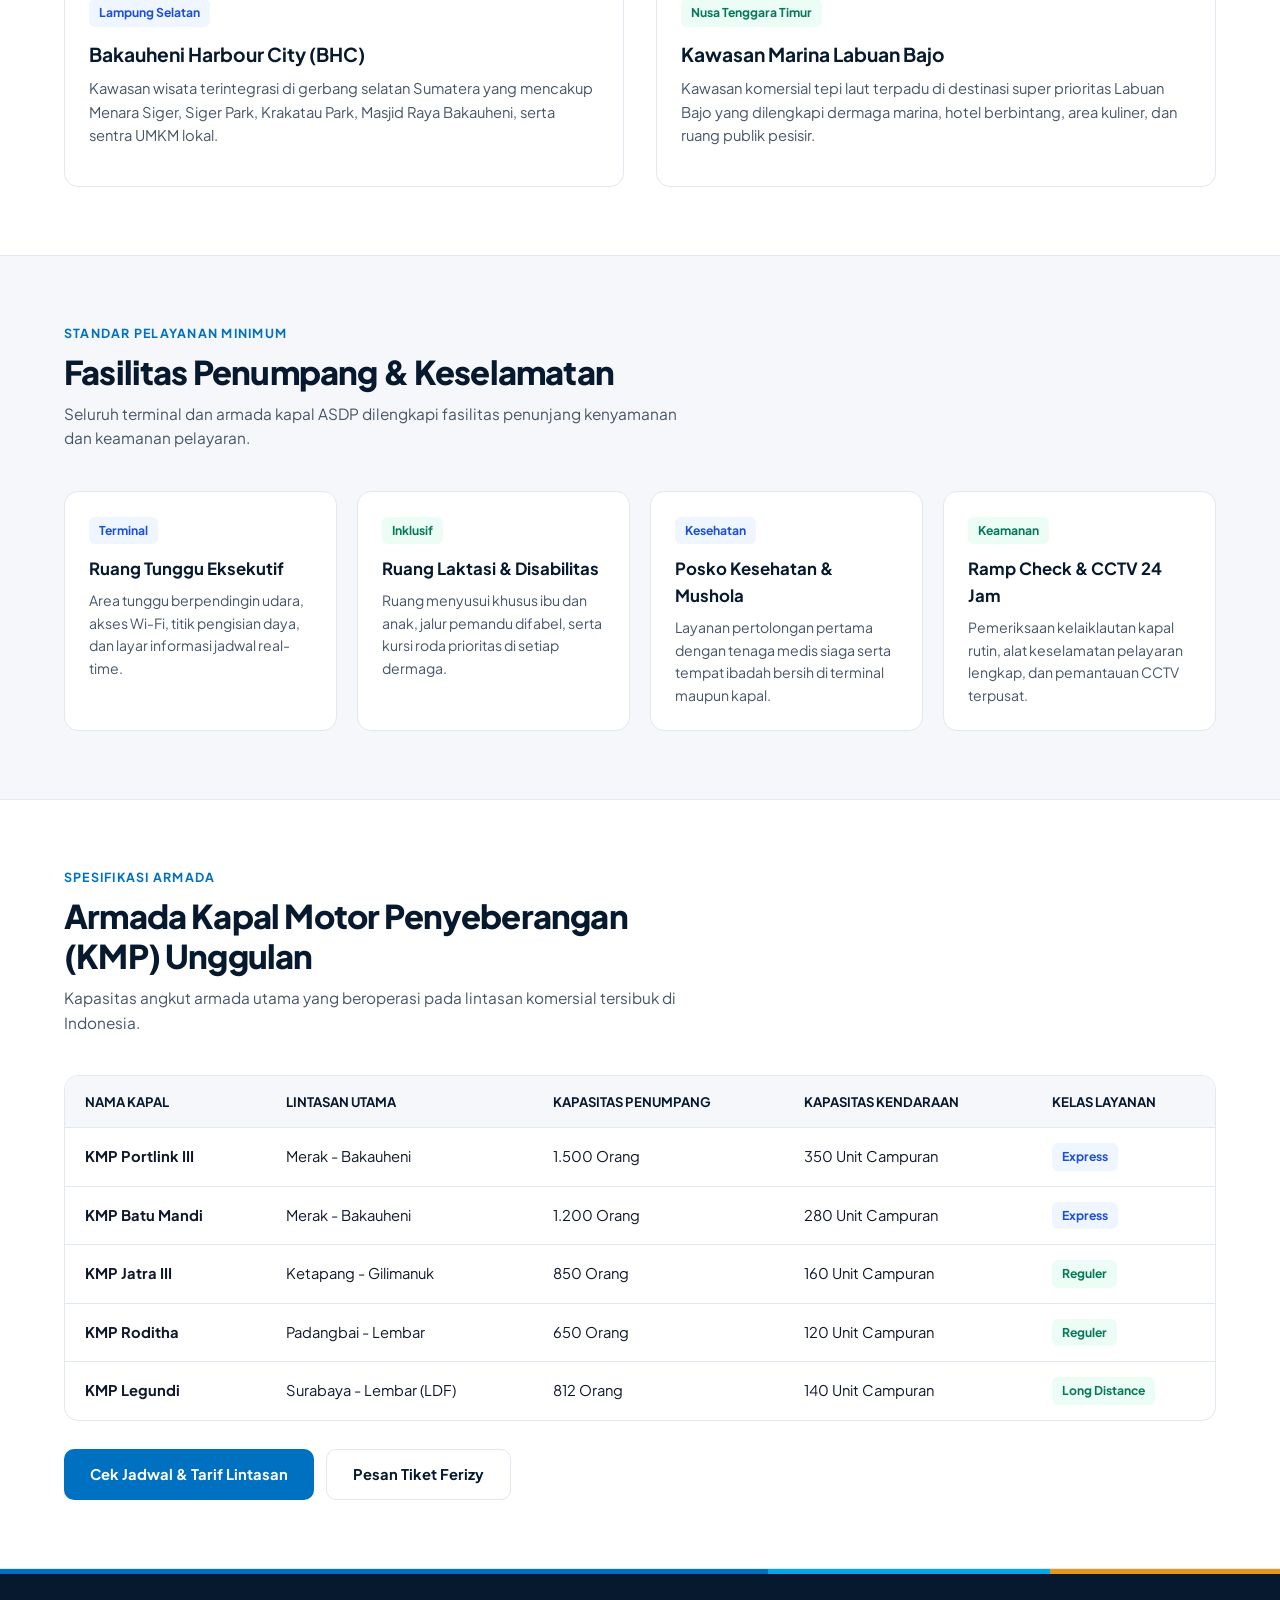
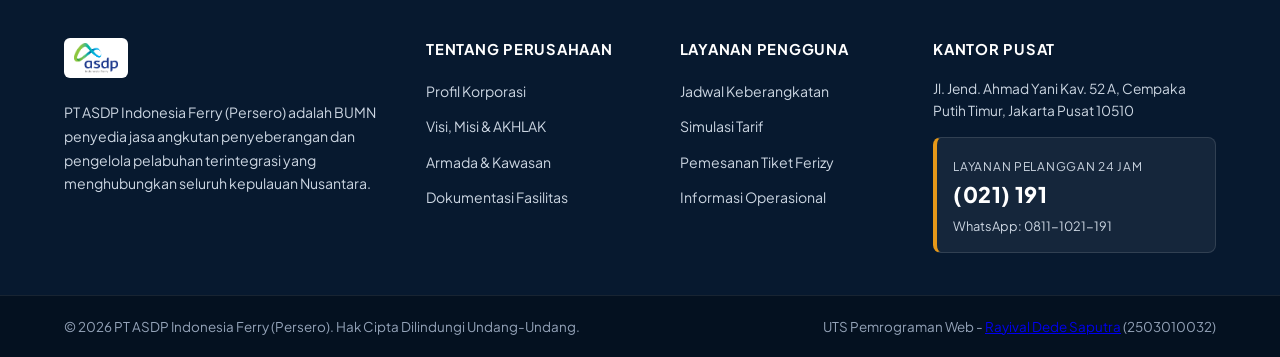
<file: layanan.html>
<!DOCTYPE html>
<html lang="id">
<head>
  <meta charset="UTF-8" />
  <meta name="viewport" content="width=device-width, initial-scale=1.0" />
  <title>Layanan & Armada - PT ASDP Indonesia Ferry (Persero)</title>
  <link rel="icon" type="image/webp" href="assets/logo.webp" />
  <link rel="stylesheet" href="css/style.css" />
</head>
<body>

  <!-- HEADER -->
  <div id="rayival_header_placeholder"></div>

  <!-- BANNER -->
  <section class="rayival_page_banner">
    <div class="rayival_container">
      <h1>Layanan Utama & Armada Kapal</h1>
      <p class="rayival_breadcrumb"><a href="index.html">Beranda</a> / Layanan</p>
    </div>
  </section>

  <!-- PORTOFOLIO BISNIS UTAMA -->
  <section class="rayival_section">
    <div class="rayival_container">
      <div class="rayival_section_header">
        <span class="rayival_eyebrow">Portofolio Bisnis</span>
        <h2 class="rayival_title">Ekosistem Transportasi &amp; Kepelabuhanan</h2>
        <p class="rayival_subtitle">Tiga pilar layanan utama PT ASDP Indonesia Ferry (Persero) dalam mendukung konektivitas nasional dan distribusi logistik.</p>
      </div>

      <div class="rayival_grid_3">
        <div class="rayival_card">
          <img src="assets/home1.webp" alt="Penyeberangan Reguler dan Perintis" class="rayival_card_img" />
          <div class="rayival_card_body">
            <span class="rayival_pill rayival_pill_green">Komersial &amp; Perintis</span>
            <h3 style="margin: 12px 0 8px; color: var(--rayival-navy); font-size: 1.15rem;">Angkutan Penyeberangan Reguler</h3>
            <p class="rayival_subtitle" style="font-size: 0.9rem;">
              Melayani lebih dari 300 lintasan komersial dan perintis (wilayah 3T) di seluruh Nusantara untuk penumpang pejalan kaki, kendaraan pribadi, hingga logistik berat.
            </p>
          </div>
        </div>

        <div class="rayival_card">
          <img src="assets/home2.webp" alt="Layanan Dermaga Express" class="rayival_card_img" />
          <div class="rayival_card_body">
            <span class="rayival_pill rayival_pill_blue">Layanan Premium</span>
            <h3 style="margin: 12px 0 8px; color: var(--rayival-navy); font-size: 1.15rem;">Layanan Dermaga Express</h3>
            <p class="rayival_subtitle" style="font-size: 0.9rem;">
              Pengalaman berlayar lebih cepat dengan ruang tunggu eksekutif ber-AC, garbarata, serta fasilitas komersial terpadu di Terminal Sosoro (Merak) dan Anjungan Agung (Bakauheni).
            </p>
          </div>
        </div>

        <div class="rayival_card">
          <img src="assets/ldf.webp" alt="Jasa Kepelabuhanan dan Logistik" class="rayival_card_img" />
          <div class="rayival_card_body">
            <span class="rayival_pill rayival_pill_blue">Kepelabuhanan</span>
            <h3 style="margin: 12px 0 8px; color: var(--rayival-navy); font-size: 1.15rem;">Jasa Kepelabuhanan &amp; LDF</h3>
            <p class="rayival_subtitle" style="font-size: 0.9rem;">
              Pengelolaan 37 pelabuhan penyeberangan, layanan sandar kapal, terminal kargo, serta jalur <em>Long Distance Ferry</em> (LDF) lintas pulau jarak jauh.
            </p>
          </div>
        </div>
      </div>
    </div>
  </section>

  <!-- PENGEMBANGAN KAWASAN WATERFRONT -->
  <section class="rayival_section_alt">
    <div class="rayival_container">
      <div class="rayival_section_header">
        <span class="rayival_eyebrow">Aneka Usaha &amp; Properti</span>
        <h2 class="rayival_title">Pengembangan Kawasan Wisata Waterfront</h2>
        <p class="rayival_subtitle">Transformasi area pelabuhan menjadi destinasi pariwisata terpadu berstandar internasional yang mendorong perekonomian daerah.</p>
      </div>

      <div class="rayival_grid_2">
        <div class="rayival_card">
          <img src="assets/bhc.webp" alt="Bakauheni Harbour City Lampung" class="rayival_card_img" style="height: 240px;" />
          <div class="rayival_card_body">
            <span class="rayival_pill rayival_pill_blue">Lampung Selatan</span>
            <h3 style="margin: 12px 0 8px; color: var(--rayival-navy); font-size: 1.2rem;">Bakauheni Harbour City (BHC)</h3>
            <p class="rayival_subtitle" style="font-size: 0.92rem; margin-bottom: 14px;">
              Kawasan wisata terintegrasi di gerbang selatan Sumatera yang mencakup Menara Siger, Siger Park, Krakatau Park, Masjid Raya Bakauheni, serta sentra UMKM lokal.
            </p>
          </div>
        </div>

        <div class="rayival_card">
          <img src="assets/KawasanMarianaLabuanBajo.webp" alt="Kawasan Marina Labuan Bajo NTT" class="rayival_card_img" style="height: 240px;" />
          <div class="rayival_card_body">
            <span class="rayival_pill rayival_pill_green">Nusa Tenggara Timur</span>
            <h3 style="margin: 12px 0 8px; color: var(--rayival-navy); font-size: 1.2rem;">Kawasan Marina Labuan Bajo</h3>
            <p class="rayival_subtitle" style="font-size: 0.92rem; margin-bottom: 14px;">
              Kawasan komersial tepi laut terpadu di destinasi super prioritas Labuan Bajo yang dilengkapi dermaga marina, hotel berbintang, area kuliner, dan ruang publik pesisir.
            </p>
          </div>
        </div>
      </div>
    </div>
  </section>

  <!-- FASILITAS PENUMPANG DI PELABUHAN & KAPAL -->
  <section class="rayival_section">
    <div class="rayival_container">
      <div class="rayival_section_header">
        <span class="rayival_eyebrow">Standar Pelayanan Minimum</span>
        <h2 class="rayival_title">Fasilitas Penumpang &amp; Keselamatan</h2>
        <p class="rayival_subtitle">Seluruh terminal dan armada kapal ASDP dilengkapi fasilitas penunjang kenyamanan dan keamanan pelayaran.</p>
      </div>

      <div class="rayival_grid_4">
        <div class="rayival_card">
          <div class="rayival_card_body">
            <span class="rayival_pill rayival_pill_blue">Terminal</span>
            <h4 style="margin: 12px 0 6px; color: var(--rayival-navy); font-size: 1.05rem;">Ruang Tunggu Eksekutif</h4>
            <p class="rayival_subtitle" style="font-size: 0.88rem;">Area tunggu berpendingin udara, akses Wi-Fi, titik pengisian daya, dan layar informasi jadwal real-time.</p>
          </div>
        </div>

        <div class="rayival_card">
          <div class="rayival_card_body">
            <span class="rayival_pill rayival_pill_green">Inklusif</span>
            <h4 style="margin: 12px 0 6px; color: var(--rayival-navy); font-size: 1.05rem;">Ruang Laktasi &amp; Disabilitas</h4>
            <p class="rayival_subtitle" style="font-size: 0.88rem;">Ruang menyusui khusus ibu dan anak, jalur pemandu difabel, serta kursi roda prioritas di setiap dermaga.</p>
          </div>
        </div>

        <div class="rayival_card">
          <div class="rayival_card_body">
            <span class="rayival_pill rayival_pill_blue">Kesehatan</span>
            <h4 style="margin: 12px 0 6px; color: var(--rayival-navy); font-size: 1.05rem;">Posko Kesehatan &amp; Mushola</h4>
            <p class="rayival_subtitle" style="font-size: 0.88rem;">Layanan pertolongan pertama dengan tenaga medis siaga serta tempat ibadah bersih di terminal maupun kapal.</p>
          </div>
        </div>

        <div class="rayival_card">
          <div class="rayival_card_body">
            <span class="rayival_pill rayival_pill_green">Keamanan</span>
            <h4 style="margin: 12px 0 6px; color: var(--rayival-navy); font-size: 1.05rem;">Ramp Check &amp; CCTV 24 Jam</h4>
            <p class="rayival_subtitle" style="font-size: 0.88rem;">Pemeriksaan kelaiklautan kapal rutin, alat keselamatan pelayaran lengkap, dan pemantauan CCTV terpusat.</p>
          </div>
        </div>
      </div>
    </div>
  </section>

  <!-- TABEL SPESIFIKASI ARMADA UNGGULAN -->
  <section class="rayival_section_alt">
    <div class="rayival_container">
      <div class="rayival_section_header">
        <span class="rayival_eyebrow">Spesifikasi Armada</span>
        <h2 class="rayival_title">Armada Kapal Motor Penyeberangan (KMP) Unggulan</h2>
        <p class="rayival_subtitle">Kapasitas angkut armada utama yang beroperasi pada lintasan komersial tersibuk di Indonesia.</p>
      </div>

      <div class="rayival_table_wrap">
        <table class="rayival_table">
          <thead>
            <tr>
              <th>Nama Kapal</th>
              <th>Lintasan Utama</th>
              <th>Kapasitas Penumpang</th>
              <th>Kapasitas Kendaraan</th>
              <th>Kelas Layanan</th>
            </tr>
          </thead>
          <tbody>
            <tr>
              <td><strong>KMP Portlink III</strong></td>
              <td>Merak - Bakauheni</td>
              <td>1.500 Orang</td>
              <td>350 Unit Campuran</td>
              <td><span class="rayival_pill rayival_pill_blue">Express</span></td>
            </tr>
            <tr>
              <td><strong>KMP Batu Mandi</strong></td>
              <td>Merak - Bakauheni</td>
              <td>1.200 Orang</td>
              <td>280 Unit Campuran</td>
              <td><span class="rayival_pill rayival_pill_blue">Express</span></td>
            </tr>
            <tr>
              <td><strong>KMP Jatra III</strong></td>
              <td>Ketapang - Gilimanuk</td>
              <td>850 Orang</td>
              <td>160 Unit Campuran</td>
              <td><span class="rayival_pill rayival_pill_green">Reguler</span></td>
            </tr>
            <tr>
              <td><strong>KMP Roditha</strong></td>
              <td>Padangbai - Lembar</td>
              <td>650 Orang</td>
              <td>120 Unit Campuran</td>
              <td><span class="rayival_pill rayival_pill_green">Reguler</span></td>
            </tr>
            <tr>
              <td><strong>KMP Legundi</strong></td>
              <td>Surabaya - Lembar (LDF)</td>
              <td>812 Orang</td>
              <td>140 Unit Campuran</td>
              <td><span class="rayival_pill rayival_pill_green">Long Distance</span></td>
            </tr>
          </tbody>
        </table>
      </div>

      <div style="margin-top: 28px; display: flex; gap: 12px; flex-wrap: wrap;">
        <a href="jadwal-tarif.html" class="rayival_btn rayival_btn_primary">Cek Jadwal &amp; Tarif Lintasan</a>
        <a href="pemesanan.html" class="rayival_btn rayival_btn_outline">Pesan Tiket Ferizy</a>
      </div>
    </div>
  </section>

  <!-- FOOTER -->
  <div id="rayival_footer_placeholder"></div>

  <script src="js/script.js"></script>
</body>
</html>
</file>
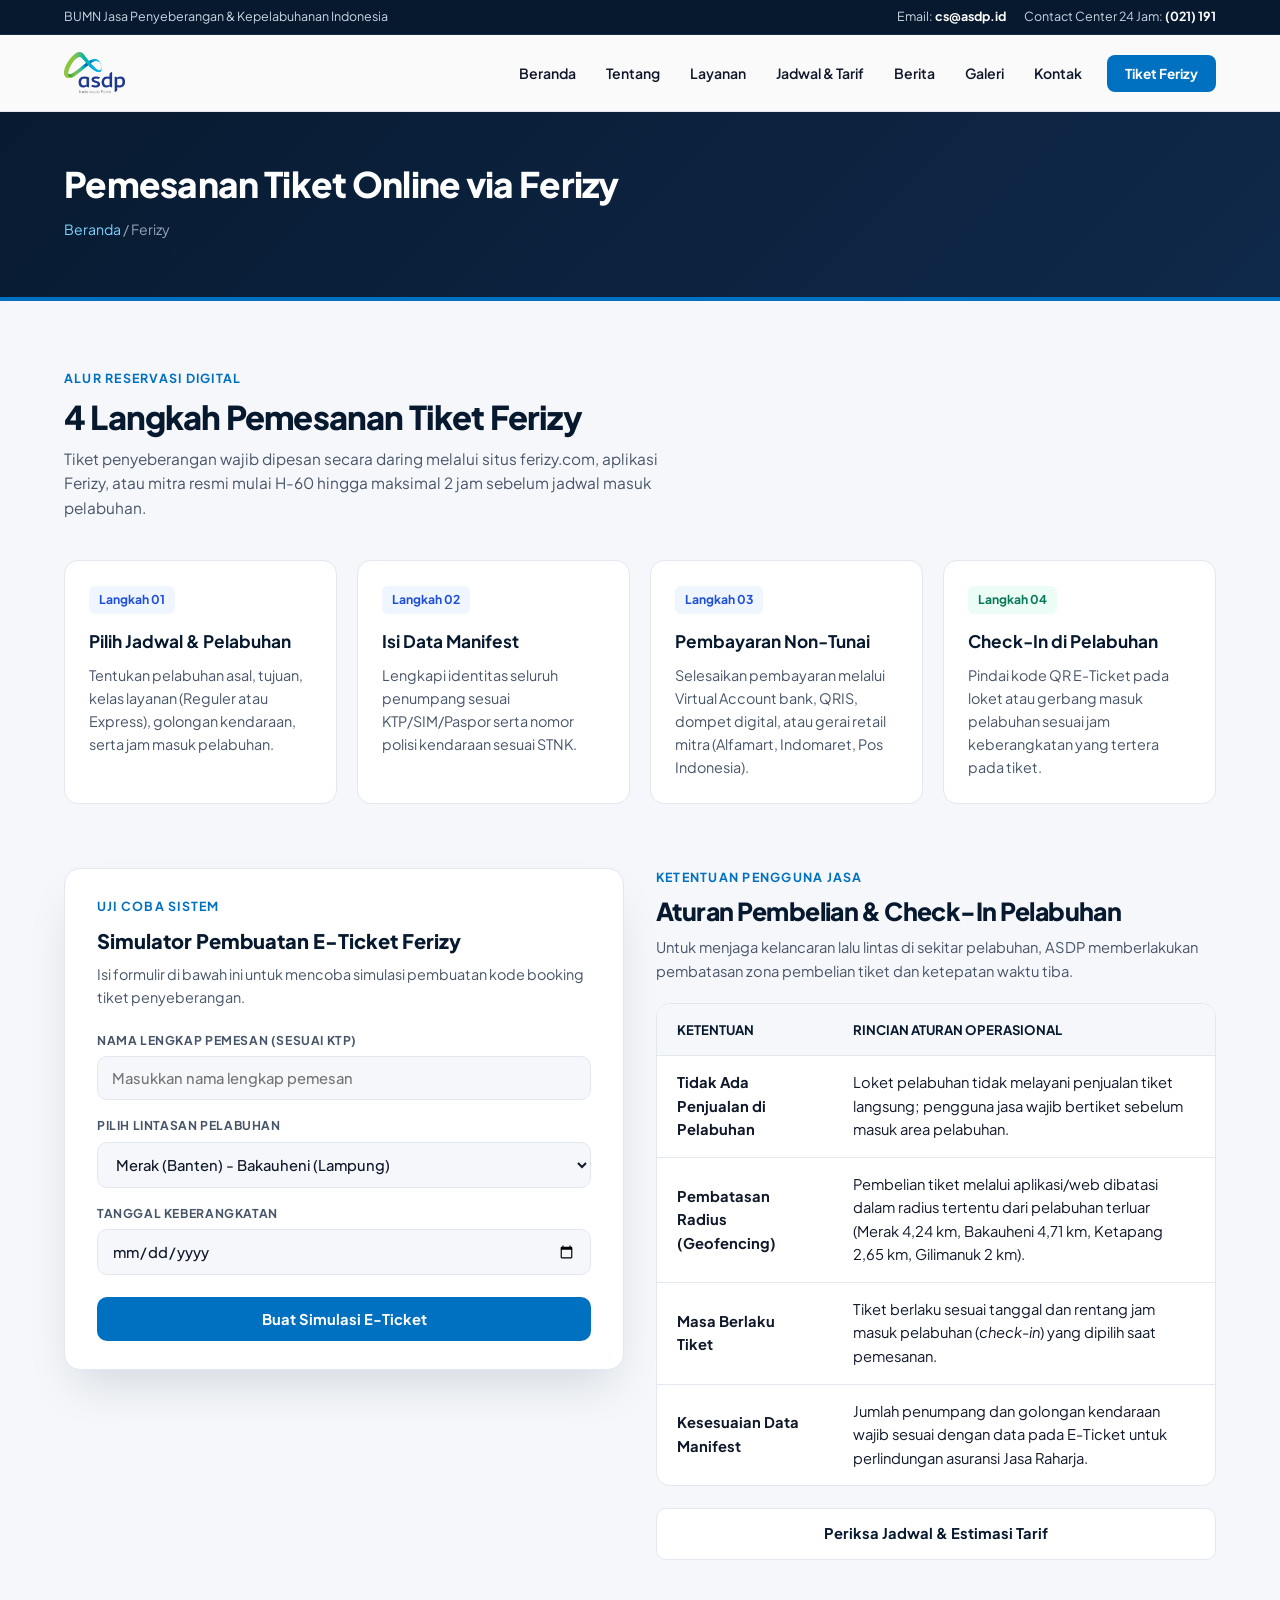
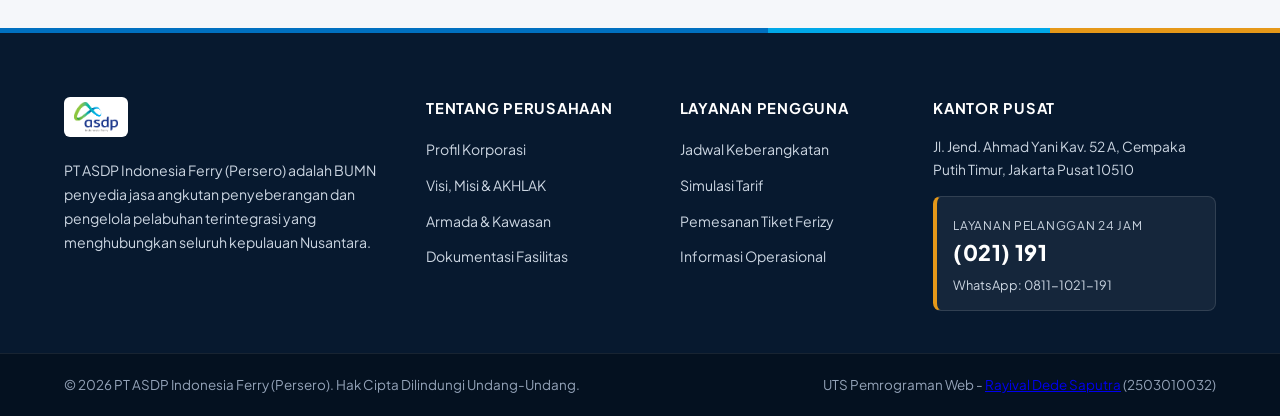
<file: pemesanan.html>
<!DOCTYPE html>
<html lang="id">
<head>
  <meta charset="UTF-8" />
  <meta name="viewport" content="width=device-width, initial-scale=1.0" />
  <title>Pemesanan Tiket Ferizy - PT ASDP Indonesia Ferry (Persero)</title>
  <link rel="icon" type="image/webp" href="assets/logo.webp" />
  <link rel="stylesheet" href="css/style.css" />
</head>
<body>

  <!-- Header -->
  <div id="rayival_header_placeholder"></div>

  <section class="rayival_page_banner">
    <div class="rayival_container">
      <h1>Pemesanan Tiket Online via Ferizy</h1>
      <p class="rayival_breadcrumb"><a href="index.html">Beranda</a> / Ferizy</p>
    </div>
  </section>

  <section class="rayival_section">
    <div class="rayival_container">
      <div class="rayival_section_header">
        <span class="rayival_eyebrow">Alur Reservasi Digital</span>
        <h2 class="rayival_title">4 Langkah Pemesanan Tiket Ferizy</h2>
        <p class="rayival_subtitle">
          Tiket penyeberangan wajib dipesan secara daring melalui situs ferizy.com, aplikasi Ferizy, atau mitra resmi mulai H-60 hingga maksimal 2 jam sebelum jadwal masuk pelabuhan.
        </p>
      </div>

      <div class="rayival_grid_4" style="margin-bottom: 64px;">
        <div class="rayival_card">
          <div class="rayival_card_body">
            <span class="rayival_pill rayival_pill_blue">Langkah 01</span>
            <h3 style="margin: 14px 0 8px; color: var(--rayival-navy); font-size: 1.08rem;">Pilih Jadwal &amp; Pelabuhan</h3>
            <p class="rayival_subtitle" style="font-size: 0.9rem;">
              Tentukan pelabuhan asal, tujuan, kelas layanan (Reguler atau Express), golongan kendaraan, serta jam masuk pelabuhan.
            </p>
          </div>
        </div>

        <div class="rayival_card">
          <div class="rayival_card_body">
            <span class="rayival_pill rayival_pill_blue">Langkah 02</span>
            <h3 style="margin: 14px 0 8px; color: var(--rayival-navy); font-size: 1.08rem;">Isi Data Manifest</h3>
            <p class="rayival_subtitle" style="font-size: 0.9rem;">
              Lengkapi identitas seluruh penumpang sesuai KTP/SIM/Paspor serta nomor polisi kendaraan sesuai STNK.
            </p>
          </div>
        </div>

        <div class="rayival_card">
          <div class="rayival_card_body">
            <span class="rayival_pill rayival_pill_blue">Langkah 03</span>
            <h3 style="margin: 14px 0 8px; color: var(--rayival-navy); font-size: 1.08rem;">Pembayaran Non-Tunai</h3>
            <p class="rayival_subtitle" style="font-size: 0.9rem;">
              Selesaikan pembayaran melalui Virtual Account bank, QRIS, dompet digital, atau gerai retail mitra (Alfamart, Indomaret, Pos Indonesia).
            </p>
          </div>
        </div>

        <div class="rayival_card">
          <div class="rayival_card_body">
            <span class="rayival_pill rayival_pill_green">Langkah 04</span>
            <h3 style="margin: 14px 0 8px; color: var(--rayival-navy); font-size: 1.08rem;">Check-In di Pelabuhan</h3>
            <p class="rayival_subtitle" style="font-size: 0.9rem;">
              Pindai kode QR E-Ticket pada loket atau gerbang masuk pelabuhan sesuai jam keberangkatan yang tertera pada tiket.
            </p>
          </div>
        </div>
      </div>

      <div class="rayival_grid_2" style="align-items: start;">
        <div class="rayival_widget_card">
          <span class="rayival_eyebrow">Uji Coba Sistem</span>
          <h3 class="rayival_widget_title">Simulator Pembuatan E-Ticket Ferizy</h3>
          <p class="rayival_subtitle" style="font-size: 0.9rem; margin-bottom: 22px;">
            Isi formulir di bawah ini untuk mencoba simulasi pembuatan kode booking tiket penyeberangan.
          </p>

          <form id="rayival_form_ferizy">
            <div class="rayival_form_group">
              <label class="rayival_label" for="rayival_ferizy_nama">Nama Lengkap Pemesan (Sesuai KTP)</label>
              <input type="text" id="rayival_ferizy_nama" class="rayival_input" placeholder="Masukkan nama lengkap pemesan" required />
            </div>

            <div class="rayival_form_group">
              <label class="rayival_label" for="rayival_ferizy_rute">Pilih Lintasan Pelabuhan</label>
              <select id="rayival_ferizy_rute" class="rayival_select">
                <option value="Merak - Bakauheni">Merak (Banten) - Bakauheni (Lampung)</option>
                <option value="Ketapang - Gilimanuk">Ketapang (Jawa Timur) - Gilimanuk (Bali)</option>
                <option value="Padangbai - Lembar">Padangbai (Bali) - Lembar (Lombok)</option>
                <option value="Kayangan - Pototano">Kayangan (Lombok) - Pototano (Sumbawa)</option>
                <option value="Ajibata - Ambarita">Ajibata (Parapat) - Ambarita (Samosir)</option>
                <option value="Tanjung Kalian - Tanjung Api-Api">Tanjung Kalian (Bangka) - Tanjung Api-Api (Sumsel)</option>
                <option value="Hunimua - Waipirit">Hunimua (Liang) - Waipirit (Seram)</option>
              </select>
            </div>

            <div class="rayival_form_group">
              <label class="rayival_label" for="rayival_ferizy_tanggal">Tanggal Keberangkatan</label>
              <input type="date" id="rayival_ferizy_tanggal" class="rayival_input" required />
            </div>

            <button type="submit" class="rayival_btn rayival_btn_primary" style="width: 100%; margin-top: 6px;">Buat Simulasi E-Ticket</button>
          </form>

          <div id="rayival_hasil_tiket" class="rayival_alert_success"></div>
        </div>

        <div>
          <span class="rayival_eyebrow">Ketentuan Pengguna Jasa</span>
          <h3 class="rayival_title" style="font-size: 1.55rem;">Aturan Pembelian &amp; Check-In Pelabuhan</h3>
          <p class="rayival_subtitle" style="font-size: 0.92rem; margin-bottom: 20px;">
            Untuk menjaga kelancaran lalu lintas di sekitar pelabuhan, ASDP memberlakukan pembatasan zona pembelian tiket dan ketepatan waktu tiba.
          </p>

          <div class="rayival_table_wrap">
            <table class="rayival_table">
              <thead>
                <tr>
                  <th>Ketentuan</th>
                  <th>Rincian Aturan Operasional</th>
                </tr>
              </thead>
              <tbody>
                <tr>
                  <td><strong>Tidak Ada Penjualan di Pelabuhan</strong></td>
                  <td>Loket pelabuhan tidak melayani penjualan tiket langsung; pengguna jasa wajib bertiket sebelum masuk area pelabuhan.</td>
                </tr>
                <tr>
                  <td><strong>Pembatasan Radius (Geofencing)</strong></td>
                  <td>Pembelian tiket melalui aplikasi/web dibatasi dalam radius tertentu dari pelabuhan terluar (Merak 4,24 km, Bakauheni 4,71 km, Ketapang 2,65 km, Gilimanuk 2 km).</td>
                </tr>
                <tr>
                  <td><strong>Masa Berlaku Tiket</strong></td>
                  <td>Tiket berlaku sesuai tanggal dan rentang jam masuk pelabuhan (<em>check-in</em>) yang dipilih saat pemesanan.</td>
                </tr>
                <tr>
                  <td><strong>Kesesuaian Data Manifest</strong></td>
                  <td>Jumlah penumpang dan golongan kendaraan wajib sesuai dengan data pada E-Ticket untuk perlindungan asuransi Jasa Raharja.</td>
                </tr>
              </tbody>
            </table>
          </div>

          <div style="margin-top: 22px;">
            <a href="jadwal-tarif.html" class="rayival_btn rayival_btn_outline" style="width: 100%;">Periksa Jadwal &amp; Estimasi Tarif</a>
          </div>
        </div>
      </div>
    </div>
  </section>

  <!-- Footer -->
  <div id="rayival_footer_placeholder"></div>

  <script src="js/script.js"></script>
</body>
</html>
</file>
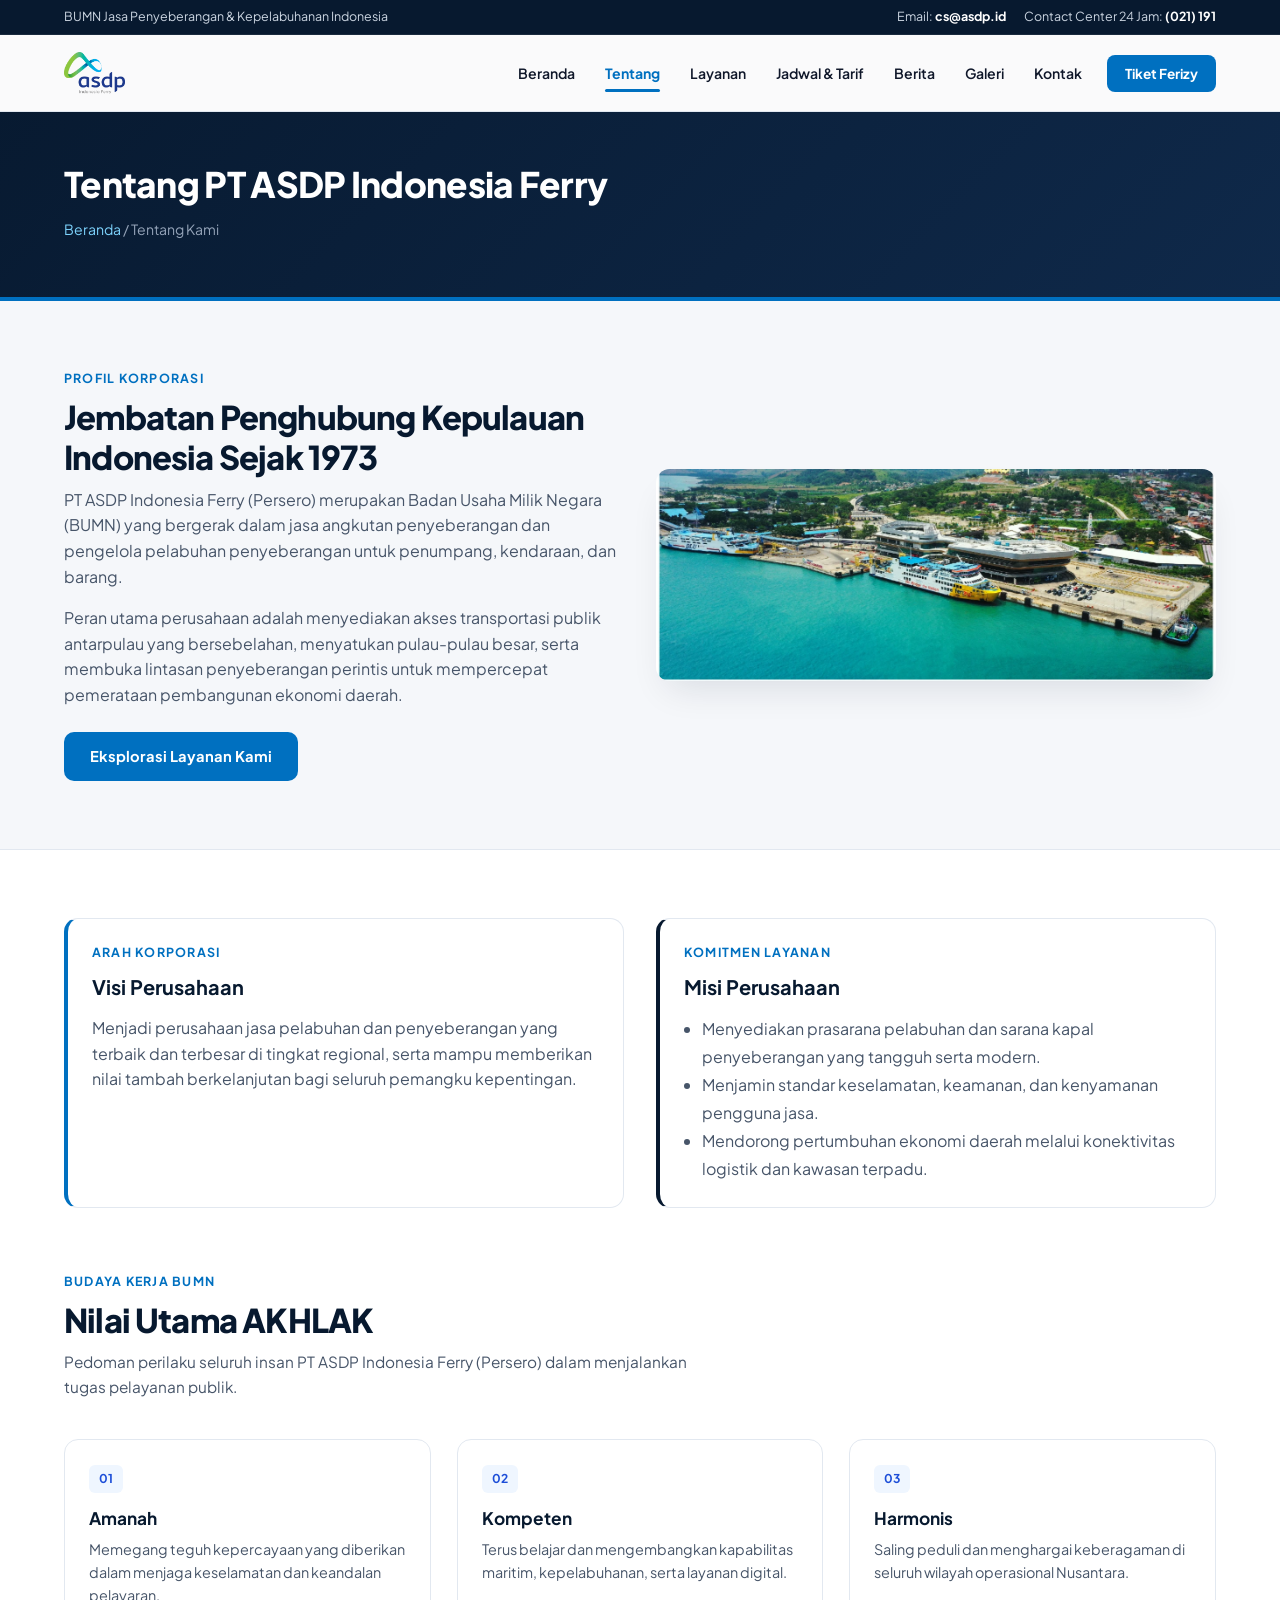
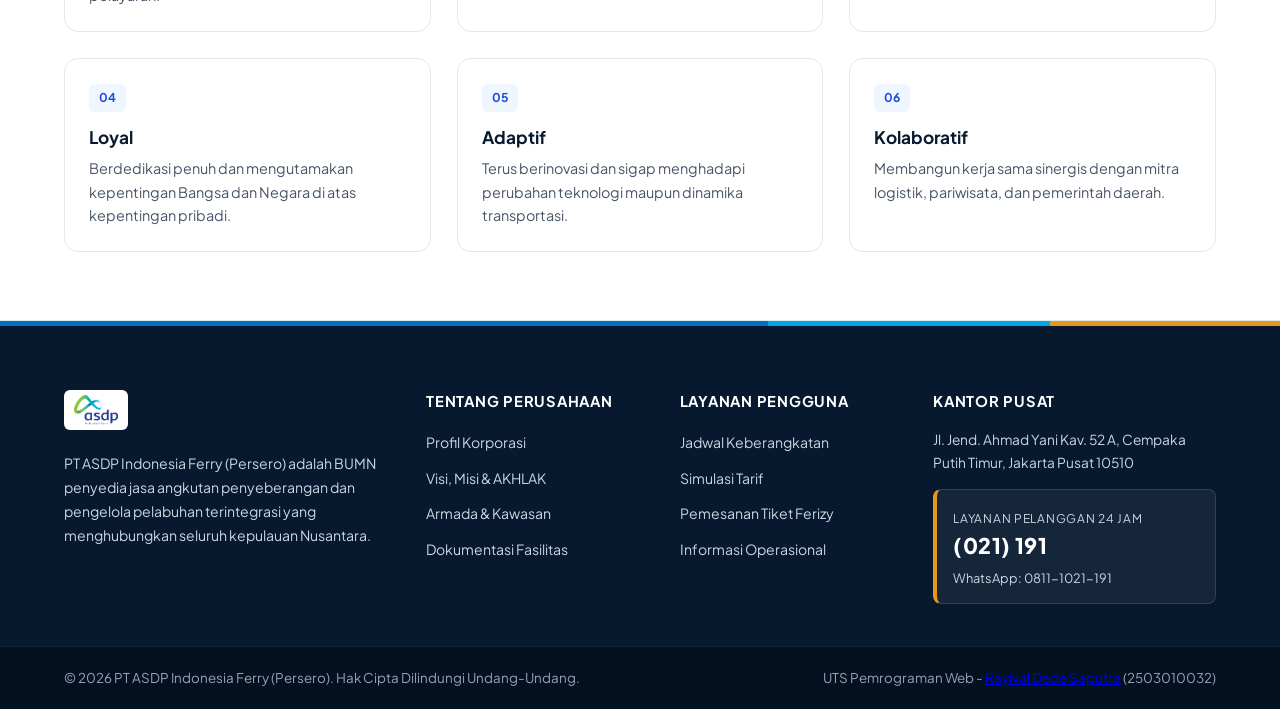
<file: tentang.html>
<!DOCTYPE html>
<html lang="id">
<head>
  <meta charset="UTF-8" />
  <meta name="viewport" content="width=device-width, initial-scale=1.0" />
  <title>Tentang Kami - PT ASDP Indonesia Ferry (Persero)</title>
  <link rel="icon" type="image/webp" href="assets/logo.webp" />
  <link rel="stylesheet" href="css/style.css" />
</head>
<body>

  <!-- HEADER -->
  <div id="rayival_header_placeholder"></div>

  <!-- PAGE BANNER -->
  <section class="rayival_page_banner">
    <div class="rayival_container">
      <h1>Tentang PT ASDP Indonesia Ferry</h1>
      <p class="rayival_breadcrumb"><a href="index.html">Beranda</a> / Tentang Kami</p>
    </div>
  </section>

  <!-- PROFIL KORPORASI -->
  <section class="rayival_section">
    <div class="rayival_container rayival_grid_2" style="align-items: center;">
      <div>
        <span class="rayival_eyebrow">Profil Korporasi</span>
        <h2 class="rayival_title">Jembatan Penghubung Kepulauan Indonesia Sejak 1973</h2>
        <p style="margin-bottom: 16px; color: var(--rayival-muted);">
          PT ASDP Indonesia Ferry (Persero) merupakan Badan Usaha Milik Negara (BUMN) yang bergerak dalam jasa angkutan penyeberangan dan pengelola pelabuhan penyeberangan untuk penumpang, kendaraan, dan barang.
        </p>
        <p style="margin-bottom: 24px; color: var(--rayival-muted);">
          Peran utama perusahaan adalah menyediakan akses transportasi publik antarpulau yang bersebelahan, menyatukan pulau-pulau besar, serta membuka lintasan penyeberangan perintis untuk mempercepat pemerataan pembangunan ekonomi daerah.
        </p>
        <a href="layanan.html" class="rayival_btn rayival_btn_primary">Eksplorasi Layanan Kami</a>
      </div>
      <div>
        <img src="assets/home1.webp" alt="Armada Kapal PT ASDP Indonesia Ferry" style="width: 100%; border-radius: var(--rayival-radius); box-shadow: var(--rayival-shadow); display: block;" />
      </div>
    </div>
  </section>

  <!-- VISI, MISI & AKHLAK -->
  <section class="rayival_section_alt">
    <div class="rayival_container">
      <div class="rayival_grid_2">
        <div class="rayival_card" style="border-left: 4px solid var(--rayival-blue);">
          <div class="rayival_card_body">
            <span class="rayival_eyebrow">Arah Korporasi</span>
            <h3 style="color: var(--rayival-navy); margin-bottom: 12px; font-size: 1.25rem;">Visi Perusahaan</h3>
            <p style="color: var(--rayival-muted);">
              Menjadi perusahaan jasa pelabuhan dan penyeberangan yang terbaik dan terbesar di tingkat regional, serta mampu memberikan nilai tambah berkelanjutan bagi seluruh pemangku kepentingan.
            </p>
          </div>
        </div>

        <div class="rayival_card" style="border-left: 4px solid var(--rayival-navy);">
          <div class="rayival_card_body">
            <span class="rayival_eyebrow">Komitmen Layanan</span>
            <h3 style="color: var(--rayival-navy); margin-bottom: 12px; font-size: 1.25rem;">Misi Perusahaan</h3>
            <ul style="padding-left: 18px; color: var(--rayival-muted); line-height: 1.75;">
              <li>Menyediakan prasarana pelabuhan dan sarana kapal penyeberangan yang tangguh serta modern.</li>
              <li>Menjamin standar keselamatan, keamanan, dan kenyamanan pengguna jasa.</li>
              <li>Mendorong pertumbuhan ekonomi daerah melalui konektivitas logistik dan kawasan terpadu.</li>
            </ul>
          </div>
        </div>
      </div>

      <div class="rayival_section_header" style="margin-top: 64px;">
        <span class="rayival_eyebrow">Budaya Kerja BUMN</span>
        <h2 class="rayival_title">Nilai Utama AKHLAK</h2>
        <p class="rayival_subtitle">Pedoman perilaku seluruh insan PT ASDP Indonesia Ferry (Persero) dalam menjalankan tugas pelayanan publik.</p>
      </div>

      <div class="rayival_grid_3">
        <div class="rayival_card">
          <div class="rayival_card_body">
            <span class="rayival_pill rayival_pill_blue">01</span>
            <h4 style="margin: 12px 0 6px; color: var(--rayival-navy); font-size: 1.08rem;">Amanah</h4>
            <p class="rayival_subtitle" style="font-size: 0.9rem;">Memegang teguh kepercayaan yang diberikan dalam menjaga keselamatan dan keandalan pelayaran.</p>
          </div>
        </div>

        <div class="rayival_card">
          <div class="rayival_card_body">
            <span class="rayival_pill rayival_pill_blue">02</span>
            <h4 style="margin: 12px 0 6px; color: var(--rayival-navy); font-size: 1.08rem;">Kompeten</h4>
            <p class="rayival_subtitle" style="font-size: 0.9rem;">Terus belajar dan mengembangkan kapabilitas maritim, kepelabuhanan, serta layanan digital.</p>
          </div>
        </div>

        <div class="rayival_card">
          <div class="rayival_card_body">
            <span class="rayival_pill rayival_pill_blue">03</span>
            <h4 style="margin: 12px 0 6px; color: var(--rayival-navy); font-size: 1.08rem;">Harmonis</h4>
            <p class="rayival_subtitle" style="font-size: 0.9rem;">Saling peduli dan menghargai keberagaman di seluruh wilayah operasional Nusantara.</p>
          </div>
        </div>

        <div class="rayival_card">
          <div class="rayival_card_body">
            <span class="rayival_pill rayival_pill_blue">04</span>
            <h4 style="margin: 12px 0 6px; color: var(--rayival-navy); font-size: 1.08rem;">Loyal</h4>
            <p class="rayival_subtitle" style="font-size: 0.9rem;">Berdedikasi penuh dan mengutamakan kepentingan Bangsa dan Negara di atas kepentingan pribadi.</p>
          </div>
        </div>

        <div class="rayival_card">
          <div class="rayival_card_body">
            <span class="rayival_pill rayival_pill_blue">05</span>
            <h4 style="margin: 12px 0 6px; color: var(--rayival-navy); font-size: 1.08rem;">Adaptif</h4>
            <p class="rayival_subtitle" style="font-size: 0.9rem;">Terus berinovasi dan sigap menghadapi perubahan teknologi maupun dinamika transportasi.</p>
          </div>
        </div>

        <div class="rayival_card">
          <div class="rayival_card_body">
            <span class="rayival_pill rayival_pill_blue">06</span>
            <h4 style="margin: 12px 0 6px; color: var(--rayival-navy); font-size: 1.08rem;">Kolaboratif</h4>
            <p class="rayival_subtitle" style="font-size: 0.9rem;">Membangun kerja sama sinergis dengan mitra logistik, pariwisata, dan pemerintah daerah.</p>
          </div>
        </div>
      </div>
    </div>
  </section>

  <!-- FOOTER -->
  <div id="rayival_footer_placeholder"></div>

  <script src="js/script.js"></script>
</body>
</html>
</file>
<file: css/style.css>
@import url('https://fonts.googleapis.com/css2?family=Plus+Jakarta+Sans:wght@400;500;600;700;800&display=swap');

:root {
  --rayival-navy: #07192F;
  --rayival-navy-soft: #0F294A;
  --rayival-blue: #0070C0;
  --rayival-blue-hover: #005696;
  --rayival-accent: #E59819;
  --rayival-bg: #F5F7FA;
  --rayival-surface: #FFFFFF;
  --rayival-ink: #0F172A;
  --rayival-muted: #475569;
  --rayival-border: #E2E8F0;
  --rayival-radius: 14px;
  --rayival-shadow: 0 18px 36px -12px rgba(7, 25, 47, 0.12);
}

* {
  margin: 0;
  padding: 0;
  box-sizing: border-box;
  font-family: 'Plus Jakarta Sans', sans-serif;
}

html {
  scroll-behavior: smooth;
}

body {
  background-color: var(--rayival-bg);
  color: var(--rayival-ink);
  line-height: 1.6;
  overflow-x: hidden;
  -webkit-font-smoothing: antialiased;
}

.rayival_container {
  width: 90%;
  max-width: 1240px;
  margin: 0 auto;
}

#rayival_header {
  position: fixed;
  top: 0;
  left: 0;
  right: 0;
  z-index: 1000;
  background-color: rgba(255, 255, 255, 0.98);
  backdrop-filter: blur(12px);
  -webkit-backdrop-filter: blur(12px);
  border-bottom: 1px solid var(--rayival-border);
  transition: box-shadow 0.3s ease;
}

#rayival_header.rayival_scrolled {
  box-shadow: 0 8px 28px rgba(7, 25, 47, 0.08);
}

.rayival_topbar {
  background-color: var(--rayival-navy);
  color: #CBD5E1;
  font-size: 0.78rem;
  border-bottom: 1px solid rgba(255, 255, 255, 0.08);
}

.rayival_topbar_inner {
  display: flex;
  justify-content: space-between;
  align-items: center;
  height: 34px;
}

.rayival_topbar_info {
  display: flex;
  align-items: center;
  gap: 18px;
}

.rayival_topbar_info strong {
  color: #FFFFFF;
}

.rayival_nav_wrapper {
  display: flex;
  align-items: center;
  justify-content: space-between;
  height: 76px;
}

.rayival_logo {
  display: flex;
  align-items: center;
  text-decoration: none;
}

.rayival_logo_img {
  height: 42px;
  width: auto;
  object-fit: contain;
  display: block;
}

.rayival_nav_list {
  display: flex;
  align-items: center;
  list-style: none;
  gap: 4px;
}

.rayival_nav_link {
  position: relative;
  display: inline-block;
  text-decoration: none;
  color: var(--rayival-ink);
  font-size: 0.88rem;
  font-weight: 600;
  padding: 10px 13px;
  border-radius: 6px;
  transition: color 0.2s ease, background-color 0.2s ease;
}

.rayival_nav_link:hover {
  color: var(--rayival-blue);
  background-color: var(--rayival-bg);
}

.rayival_nav_link.rayival_active {
  color: var(--rayival-blue);
  font-weight: 700;
}

.rayival_nav_link.rayival_active::after {
  content: "";
  position: absolute;
  left: 13px;
  right: 13px;
  bottom: 2px;
  height: 3px;
  background-color: var(--rayival-blue);
  border-radius: 2px;
}

.rayival_nav_cta {
  margin-left: 8px;
  padding: 10px 18px;
  background-color: var(--rayival-blue);
  color: #FFFFFF;
  text-decoration: none;
  font-size: 0.85rem;
  font-weight: 700;
  border-radius: 8px;
  transition: background-color 0.2s ease, transform 0.2s ease;
}

.rayival_nav_cta:hover {
  background-color: var(--rayival-blue-hover);
  transform: translateY(-1px);
}

#rayival_mobile_toggle {
  display: none;
  background: var(--rayival-bg);
  border: 1px solid var(--rayival-border);
  color: var(--rayival-navy);
  font-size: 1.3rem;
  padding: 6px 12px;
  border-radius: 8px;
  cursor: pointer;
}

#rayival_hero {
  position: relative;
  min-height: 90vh;
  display: flex;
  align-items: center;
  padding: 160px 0 150px;
  background-color: var(--rayival-navy);
  color: #FFFFFF;
  overflow: hidden;
}

.rayival_hero_slides {
  position: absolute;
  inset: 0;
  z-index: 0;
}

.rayival_hero_slide {
  position: absolute;
  inset: 0;
  background-size: cover;
  background-position: center;
  opacity: 0;
  transform: scale(1.04);
  transition: opacity 1s ease, transform 6s ease;
}

.rayival_hero_slide.rayival_slide_active {
  opacity: 1;
  transform: scale(1);
}

.rayival_hero_overlay {
  position: absolute;
  inset: 0;
  z-index: 1;
  background: linear-gradient(100deg, rgba(7, 25, 47, 0.92) 38%, rgba(7, 25, 47, 0.4) 100%);
}

.rayival_hero_inner {
  position: relative;
  z-index: 2;
  max-width: 700px;
}

.rayival_hero_kicker {
  display: inline-block;
  font-size: 0.78rem;
  font-weight: 700;
  letter-spacing: 0.12em;
  text-transform: uppercase;
  color: #7DD3FC;
  margin-bottom: 14px;
}

.rayival_hero_title {
  font-size: 3.25rem;
  font-weight: 800;
  line-height: 1.14;
  letter-spacing: -0.03em;
  margin-bottom: 18px;
}

.rayival_hero_desc {
  font-size: 1.06rem;
  color: #E2E8F0;
  margin-bottom: 32px;
  max-width: 560px;
}

.rayival_slide_dots {
  display: flex;
  gap: 10px;
  margin-top: 40px;
}

.rayival_slide_dot {
  width: 30px;
  height: 4px;
  border-radius: 4px;
  background: rgba(255, 255, 255, 0.32);
  border: none;
  cursor: pointer;
  transition: all 0.3s ease;
}

.rayival_slide_dot.rayival_dot_active {
  width: 52px;
  background: #FFFFFF;
}

.rayival_btn_group {
  display: flex;
  gap: 14px;
  flex-wrap: wrap;
}

.rayival_btn {
  display: inline-flex;
  align-items: center;
  justify-content: center;
  padding: 13px 26px;
  border-radius: 10px;
  font-weight: 700;
  font-size: 0.92rem;
  text-decoration: none;
  border: none;
  cursor: pointer;
  transition: all 0.25s ease;
}

.rayival_btn_primary {
  background: var(--rayival-blue);
  color: #FFFFFF;
}

.rayival_btn_primary:hover {
  background: var(--rayival-blue-hover);
  transform: translateY(-2px);
  box-shadow: 0 10px 20px -8px rgba(0, 112, 192, 0.5);
}

.rayival_btn_glass {
  background: rgba(255, 255, 255, 0.12);
  color: #FFFFFF;
  border: 1px solid rgba(255, 255, 255, 0.35);
}

.rayival_btn_glass:hover {
  background: rgba(255, 255, 255, 0.22);
}

.rayival_btn_outline {
  background: var(--rayival-surface);
  color: var(--rayival-navy);
  border: 1.5px solid var(--rayival-border);
}

.rayival_btn_outline:hover {
  border-color: var(--rayival-blue);
  color: var(--rayival-blue);
}

.rayival_floating_wrap {
  position: relative;
  z-index: 10;
  margin-top: -76px;
  margin-bottom: 56px;
}

.rayival_floating_card,
.rayival_widget_card {
  background: var(--rayival-surface);
  border-radius: 16px;
  padding: 28px 32px;
  box-shadow: 0 24px 48px -12px rgba(7, 25, 47, 0.14);
  border: 1px solid var(--rayival-border);
}

.rayival_widget_title {
  font-size: 1.25rem;
  font-weight: 800;
  color: var(--rayival-navy);
  margin-bottom: 6px;
}

.rayival_bar_top {
  display: flex;
  justify-content: space-between;
  align-items: center;
  margin-bottom: 18px;
  flex-wrap: wrap;
  gap: 8px;
}

.rayival_bar_title {
  font-size: 1.08rem;
  font-weight: 800;
  color: var(--rayival-navy);
}

.rayival_bar_grid {
  display: grid;
  grid-template-columns: 1.3fr 1.3fr 1fr auto;
  gap: 16px;
  align-items: end;
}

.rayival_form_group {
  margin-bottom: 16px;
}

.rayival_label {
  display: block;
  font-size: 0.76rem;
  font-weight: 700;
  text-transform: uppercase;
  letter-spacing: 0.05em;
  color: var(--rayival-muted);
  margin-bottom: 6px;
}

.rayival_select,
.rayival_input,
.rayival_textarea {
  width: 100%;
  padding: 12px 14px;
  border: 1.5px solid var(--rayival-border);
  border-radius: 10px;
  font-size: 0.92rem;
  font-weight: 500;
  color: var(--rayival-ink);
  background: var(--rayival-bg);
  transition: border-color 0.2s, background-color 0.2s, box-shadow 0.2s;
}

.rayival_select:focus,
.rayival_input:focus,
.rayival_textarea:focus {
  outline: none;
  border-color: var(--rayival-blue);
  background: var(--rayival-surface);
  box-shadow: 0 0 0 3px rgba(0, 112, 192, 0.12);
}

.rayival_result_box {
  margin-top: 16px;
  padding: 14px 18px;
  background: #F0F7FF;
  border-left: 4px solid var(--rayival-blue);
  border-radius: 8px;
  font-size: 0.92rem;
  color: var(--rayival-navy);
}

.rayival_alert_success {
  display: none;
  background: #ECFDF5;
  border: 1px solid #A7F3D0;
  color: #065F46;
  padding: 14px 16px;
  border-radius: 10px;
  margin-top: 16px;
  font-size: 0.92rem;
  font-weight: 500;
}

.rayival_page_banner {
  background: linear-gradient(135deg, var(--rayival-navy) 0%, var(--rayival-navy-soft) 100%);
  color: #FFFFFF;
  padding: 156px 0 56px;
  border-bottom: 4px solid var(--rayival-blue);
}

.rayival_page_banner h1 {
  font-size: 2.2rem;
  font-weight: 800;
  letter-spacing: -0.02em;
  margin-bottom: 6px;
}

.rayival_breadcrumb {
  font-size: 0.88rem;
  color: #94A3B8;
}

.rayival_breadcrumb a {
  color: #7DD3FC;
  text-decoration: none;
}

.rayival_section {
  padding: 68px 0;
}

.rayival_section_alt {
  padding: 68px 0;
  background: var(--rayival-surface);
  border-top: 1px solid var(--rayival-border);
  border-bottom: 1px solid var(--rayival-border);
}

.rayival_section_header {
  max-width: 640px;
  margin-bottom: 40px;
}

.rayival_eyebrow {
  display: block;
  font-size: 0.78rem;
  font-weight: 700;
  letter-spacing: 0.1em;
  text-transform: uppercase;
  color: var(--rayival-blue);
  margin-bottom: 8px;
}

.rayival_title {
  font-size: 2.05rem;
  font-weight: 800;
  color: var(--rayival-navy);
  letter-spacing: -0.025em;
  line-height: 1.22;
  margin-bottom: 10px;
}

.rayival_subtitle {
  color: var(--rayival-muted);
  font-size: 0.96rem;
}

.rayival_grid_4 {
  display: grid;
  grid-template-columns: repeat(4, 1fr);
  gap: 20px;
}

.rayival_grid_3 {
  display: grid;
  grid-template-columns: repeat(3, 1fr);
  gap: 26px;
}

.rayival_grid_2 {
  display: grid;
  grid-template-columns: repeat(2, 1fr);
  gap: 32px;
}

.rayival_stat_card {
  background: var(--rayival-surface);
  padding: 26px;
  border-radius: var(--rayival-radius);
  border: 1px solid var(--rayival-border);
  border-top: 3px solid var(--rayival-blue);
}

.rayival_stat_num {
  font-size: 2.1rem;
  font-weight: 800;
  color: var(--rayival-navy);
  letter-spacing: -0.02em;
}

.rayival_stat_label {
  color: var(--rayival-muted);
  font-size: 0.88rem;
  font-weight: 600;
  margin-top: 4px;
}

.rayival_card {
  background: var(--rayival-surface);
  border-radius: var(--rayival-radius);
  overflow: hidden;
  border: 1px solid var(--rayival-border);
  transition: transform 0.25s ease, box-shadow 0.25s ease;
}

.rayival_card:hover {
  transform: translateY(-4px);
  box-shadow: var(--rayival-shadow);
}

.rayival_card_img {
  width: 100%;
  height: 210px;
  object-fit: cover;
  display: block;
}

.rayival_card_body {
  padding: 24px;
}

.rayival_pill {
  display: inline-block;
  padding: 4px 10px;
  border-radius: 6px;
  font-size: 0.76rem;
  font-weight: 700;
}

.rayival_pill_blue {
  background: #EFF6FF;
  color: #1D4ED8;
}

.rayival_pill_green {
  background: #ECFDF5;
  color: #047857;
}

.rayival_table_wrap {
  overflow-x: auto;
  background: var(--rayival-surface);
  border-radius: var(--rayival-radius);
  border: 1px solid var(--rayival-border);
}

.rayival_table {
  width: 100%;
  border-collapse: collapse;
  text-align: left;
}

.rayival_table th {
  background: var(--rayival-bg);
  color: var(--rayival-navy);
  padding: 15px 20px;
  font-size: 0.82rem;
  font-weight: 700;
  text-transform: uppercase;
  border-bottom: 1px solid var(--rayival-border);
}

.rayival_table td {
  padding: 15px 20px;
  border-bottom: 1px solid var(--rayival-border);
  font-size: 0.92rem;
}

.rayival_table tr:last-child td {
  border-bottom: none;
}

.rayival_filter_bar {
  display: flex;
  gap: 8px;
  flex-wrap: wrap;
  margin-bottom: 28px;
}

.rayival_filter_btn {
  padding: 9px 18px;
  border-radius: 8px;
  border: 1px solid var(--rayival-border);
  background: var(--rayival-surface);
  color: var(--rayival-muted);
  font-weight: 600;
  cursor: pointer;
  transition: all 0.2s ease;
}

.rayival_filter_btn.rayival_active_filter,
.rayival_filter_btn:hover {
  background: var(--rayival-navy);
  color: #FFFFFF;
  border-color: var(--rayival-navy);
}

.rayival_gallery_item {
  position: relative;
  border-radius: var(--rayival-radius);
  overflow: hidden;
  cursor: pointer;
  height: 250px;
}

.rayival_gallery_item img {
  width: 100%;
  height: 100%;
  object-fit: cover;
  transition: transform 0.35s ease;
}

.rayival_gallery_item:hover img {
  transform: scale(1.05);
}

.rayival_gallery_caption {
  position: absolute;
  bottom: 0;
  left: 0;
  right: 0;
  background: linear-gradient(transparent, rgba(7, 25, 47, 0.92));
  color: #FFFFFF;
  padding: 20px 16px 14px;
  font-size: 0.92rem;
  font-weight: 600;
}

#rayival_lightbox {
  display: none;
  position: fixed;
  inset: 0;
  background: rgba(7, 25, 47, 0.9);
  z-index: 2000;
  align-items: center;
  justify-content: center;
  padding: 20px;
}

.rayival_lightbox_content {
  max-width: 820px;
  width: 100%;
  background: var(--rayival-surface);
  border-radius: var(--rayival-radius);
  overflow: hidden;
}

.rayival_lightbox_content img {
  width: 100%;
  max-height: 70vh;
  object-fit: cover;
}

.rayival_lightbox_footer {
  padding: 16px 22px;
  display: flex;
  justify-content: space-between;
  align-items: center;
}

#rayival_footer {
  background-color: var(--rayival-navy);
  color: #94A3B8;
  position: relative;
}

.rayival_footer_stripe {
  height: 5px;
  width: 100%;
  background: linear-gradient(90deg, #0070C0 0%, #0070C0 60%, #00A8E8 60%, #00A8E8 82%, #E59819 82%, #E59819 100%);
}

.rayival_footer_main {
  padding: 64px 0 42px;
}

.rayival_footer_grid {
  display: grid;
  grid-template-columns: 1.5fr 1fr 1fr 1.3fr;
  gap: 36px;
}

.rayival_footer_logo {
  height: 40px;
  width: auto;
  background: #FFFFFF;
  padding: 5px 10px;
  border-radius: 6px;
  margin-bottom: 16px;
  display: inline-block;
}

.rayival_footer_title {
  color: #FFFFFF;
  font-size: 0.92rem;
  font-weight: 700;
  text-transform: uppercase;
  letter-spacing: 0.05em;
  margin-bottom: 16px;
}

.rayival_footer_links {
  list-style: none;
}

.rayival_footer_links li {
  margin-bottom: 10px;
}

.rayival_footer_links a {
  color: #CBD5E1;
  text-decoration: none;
  font-size: 0.88rem;
  transition: color 0.2s ease, padding-left 0.2s ease;
}

.rayival_footer_links a:hover {
  color: #FFFFFF;
  padding-left: 4px;
}

.rayival_callcenter_box {
  background: rgba(255, 255, 255, 0.06);
  border: 1px solid rgba(255, 255, 255, 0.12);
  border-left: 4px solid var(--rayival-accent);
  padding: 14px 16px;
  border-radius: 8px;
  margin-top: 14px;
}

.rayival_callcenter_num {
  display: block;
  font-size: 1.35rem;
  font-weight: 800;
  color: #FFFFFF;
  letter-spacing: 0.02em;
}

.rayival_footer_bottom {
  padding: 20px 0;
  background-color: #041120;
  border-top: 1px solid rgba(255, 255, 255, 0.08);
  font-size: 0.84rem;
}

.rayival_footer_bottom_inner {
  display: flex;
  justify-content: space-between;
  align-items: center;
  flex-wrap: wrap;
  gap: 12px;
}

@media (max-width: 992px) {
  .rayival_bar_grid,
  .rayival_grid_2,
  .rayival_footer_grid {
    grid-template-columns: 1fr;
  }

  .rayival_grid_4,
  .rayival_grid_3 {
    grid-template-columns: repeat(2, 1fr);
  }

  .rayival_hero_title {
    font-size: 2.4rem;
  }
}

@media (max-width: 768px) {
  .rayival_topbar_hide_mobile {
    display: none;
  }

  #rayival_mobile_toggle {
    display: block;
  }

  #rayival_nav_menu {
    display: none;
    position: absolute;
    top: 110px;
    left: 0;
    right: 0;
    background: var(--rayival-surface);
    padding: 16px;
    border-bottom: 1px solid var(--rayival-border);
    box-shadow: 0 12px 24px rgba(0, 0, 0, 0.1);
  }

  #rayival_nav_menu.rayival_menu_open {
    display: block;
  }

  .rayival_nav_list {
    flex-direction: column;
    align-items: stretch;
  }

  .rayival_nav_link {
    display: block;
    color: var(--rayival-ink);
  }

  .rayival_nav_link.rayival_active::after {
    display: none;
  }

  .rayival_nav_link.rayival_active {
    background-color: rgba(0, 112, 192, 0.1);
    color: var(--rayival-blue);
  }

  .rayival_nav_cta {
    margin-left: 0;
    margin-top: 8px;
    text-align: center;
  }

  .rayival_grid_4,
  .rayival_grid_3 {
    grid-template-columns: 1fr;
  }

  .rayival_hero_title {
    font-size: 2rem;
  }
}
</file>
